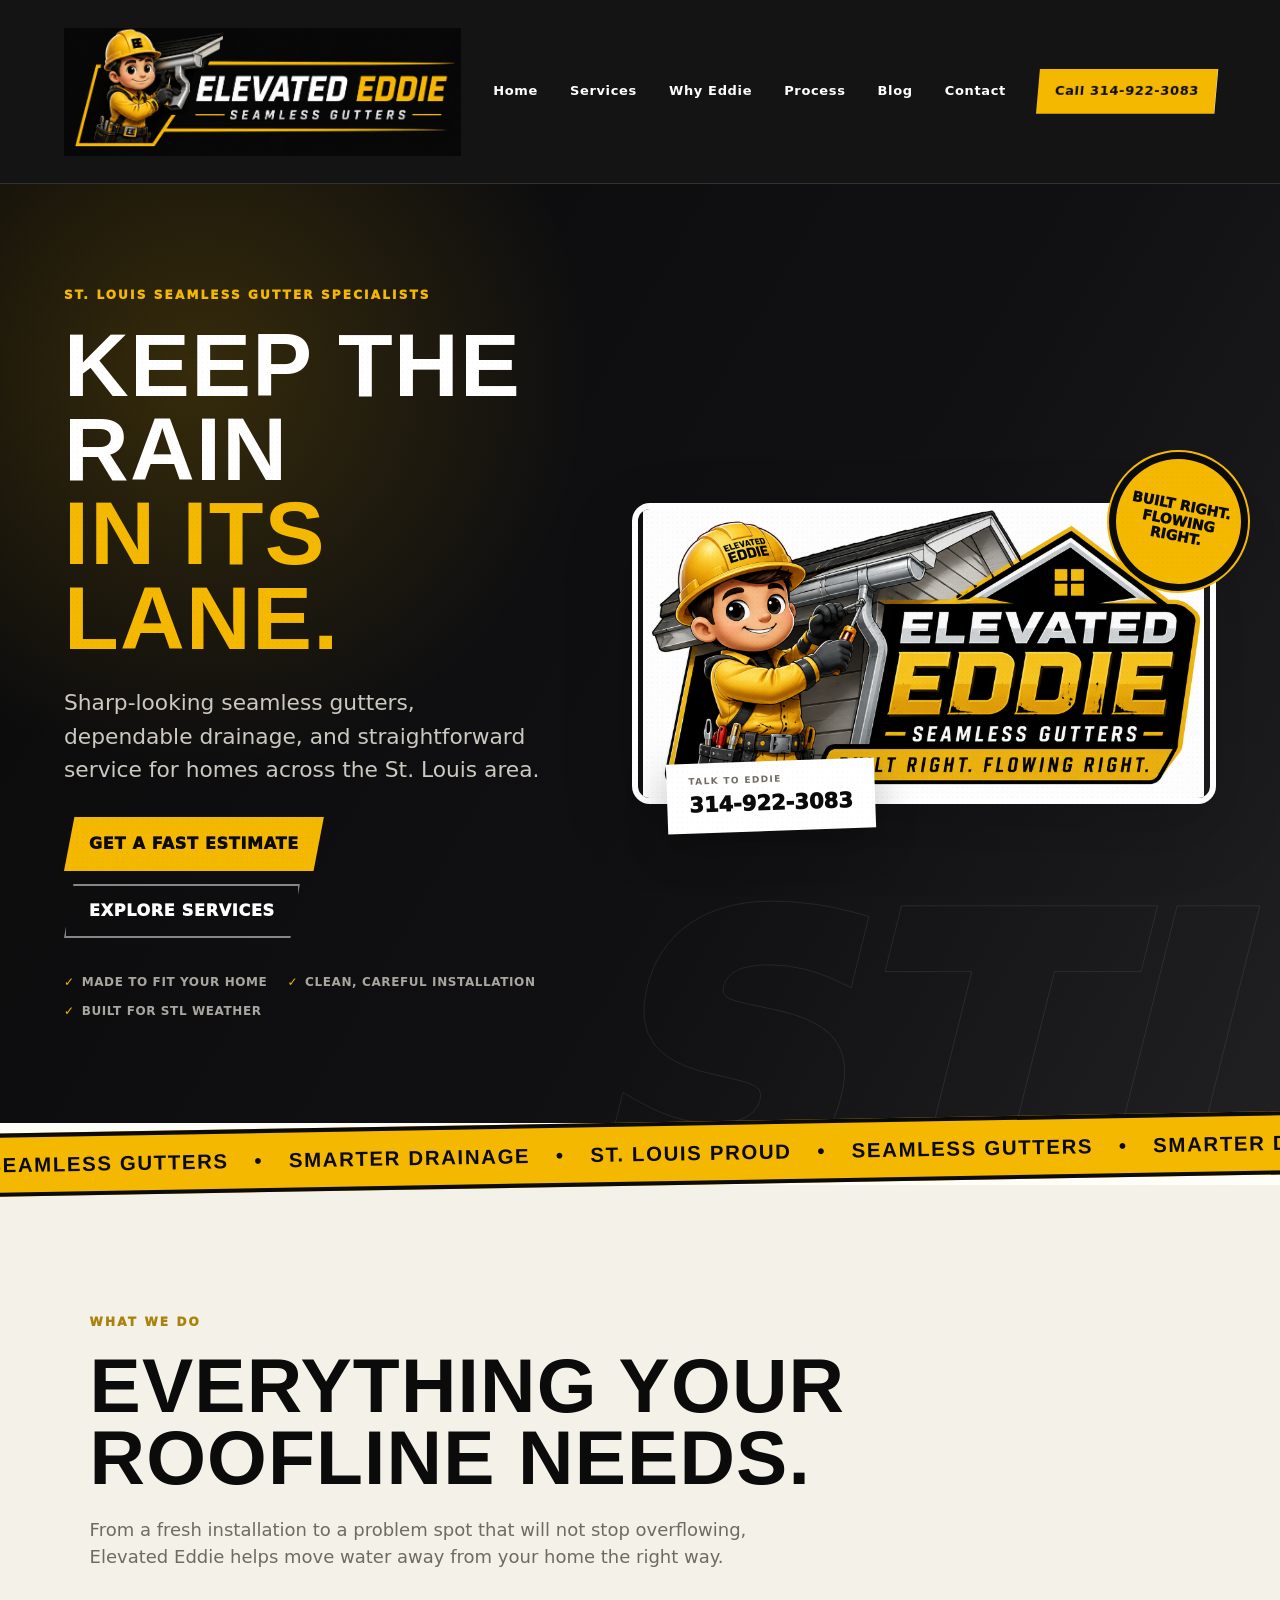
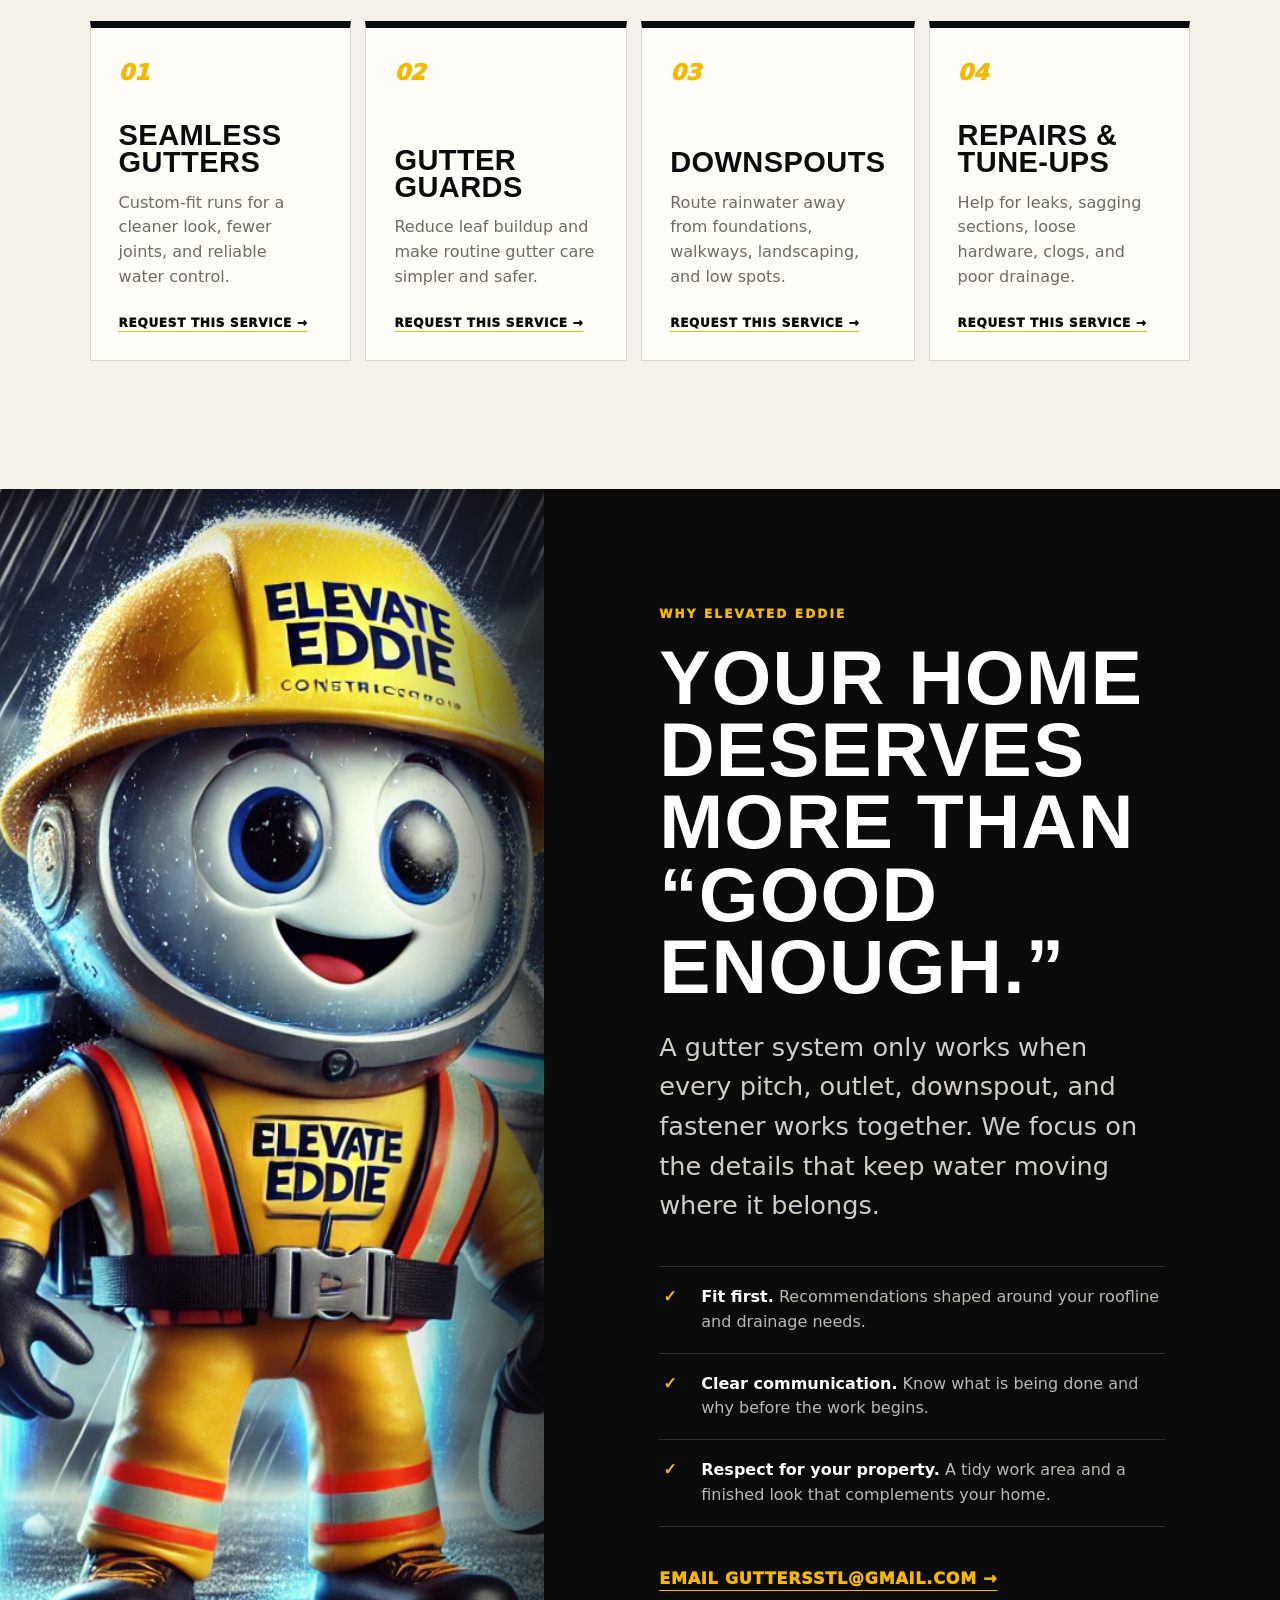
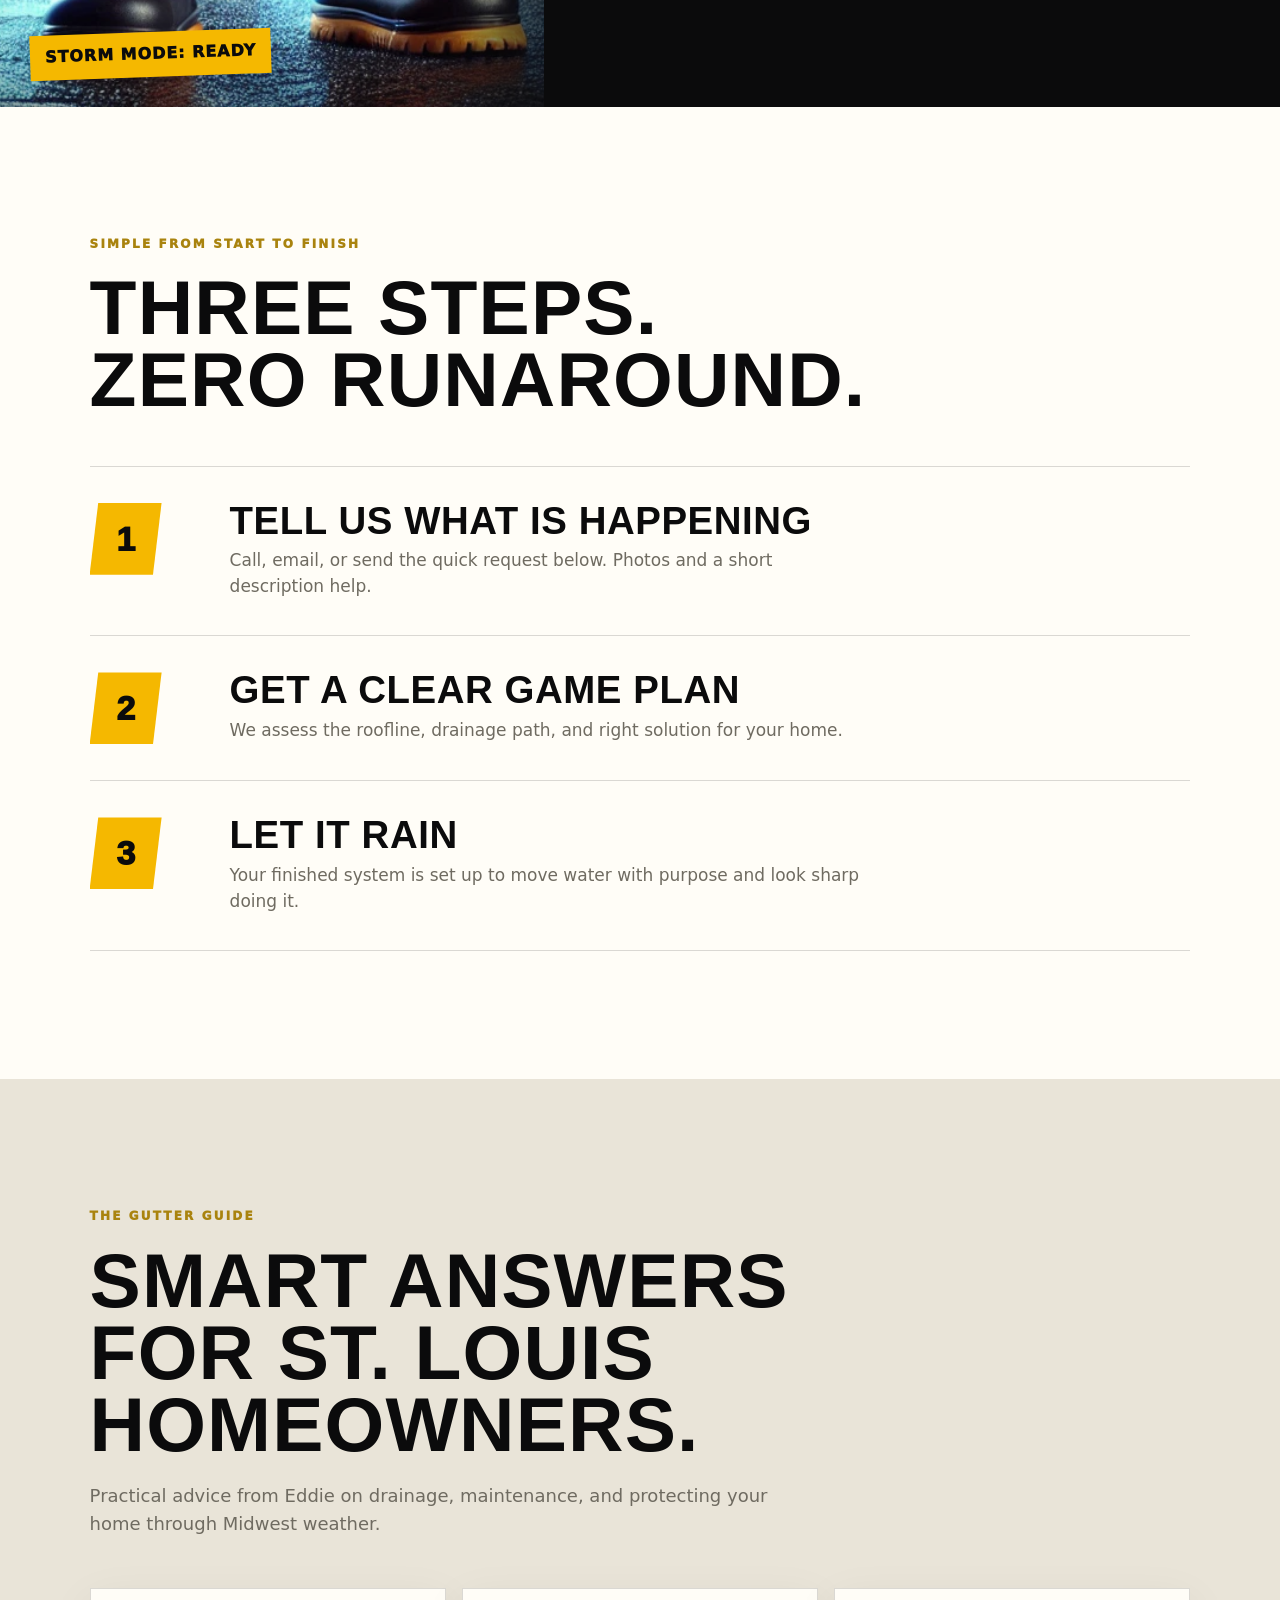
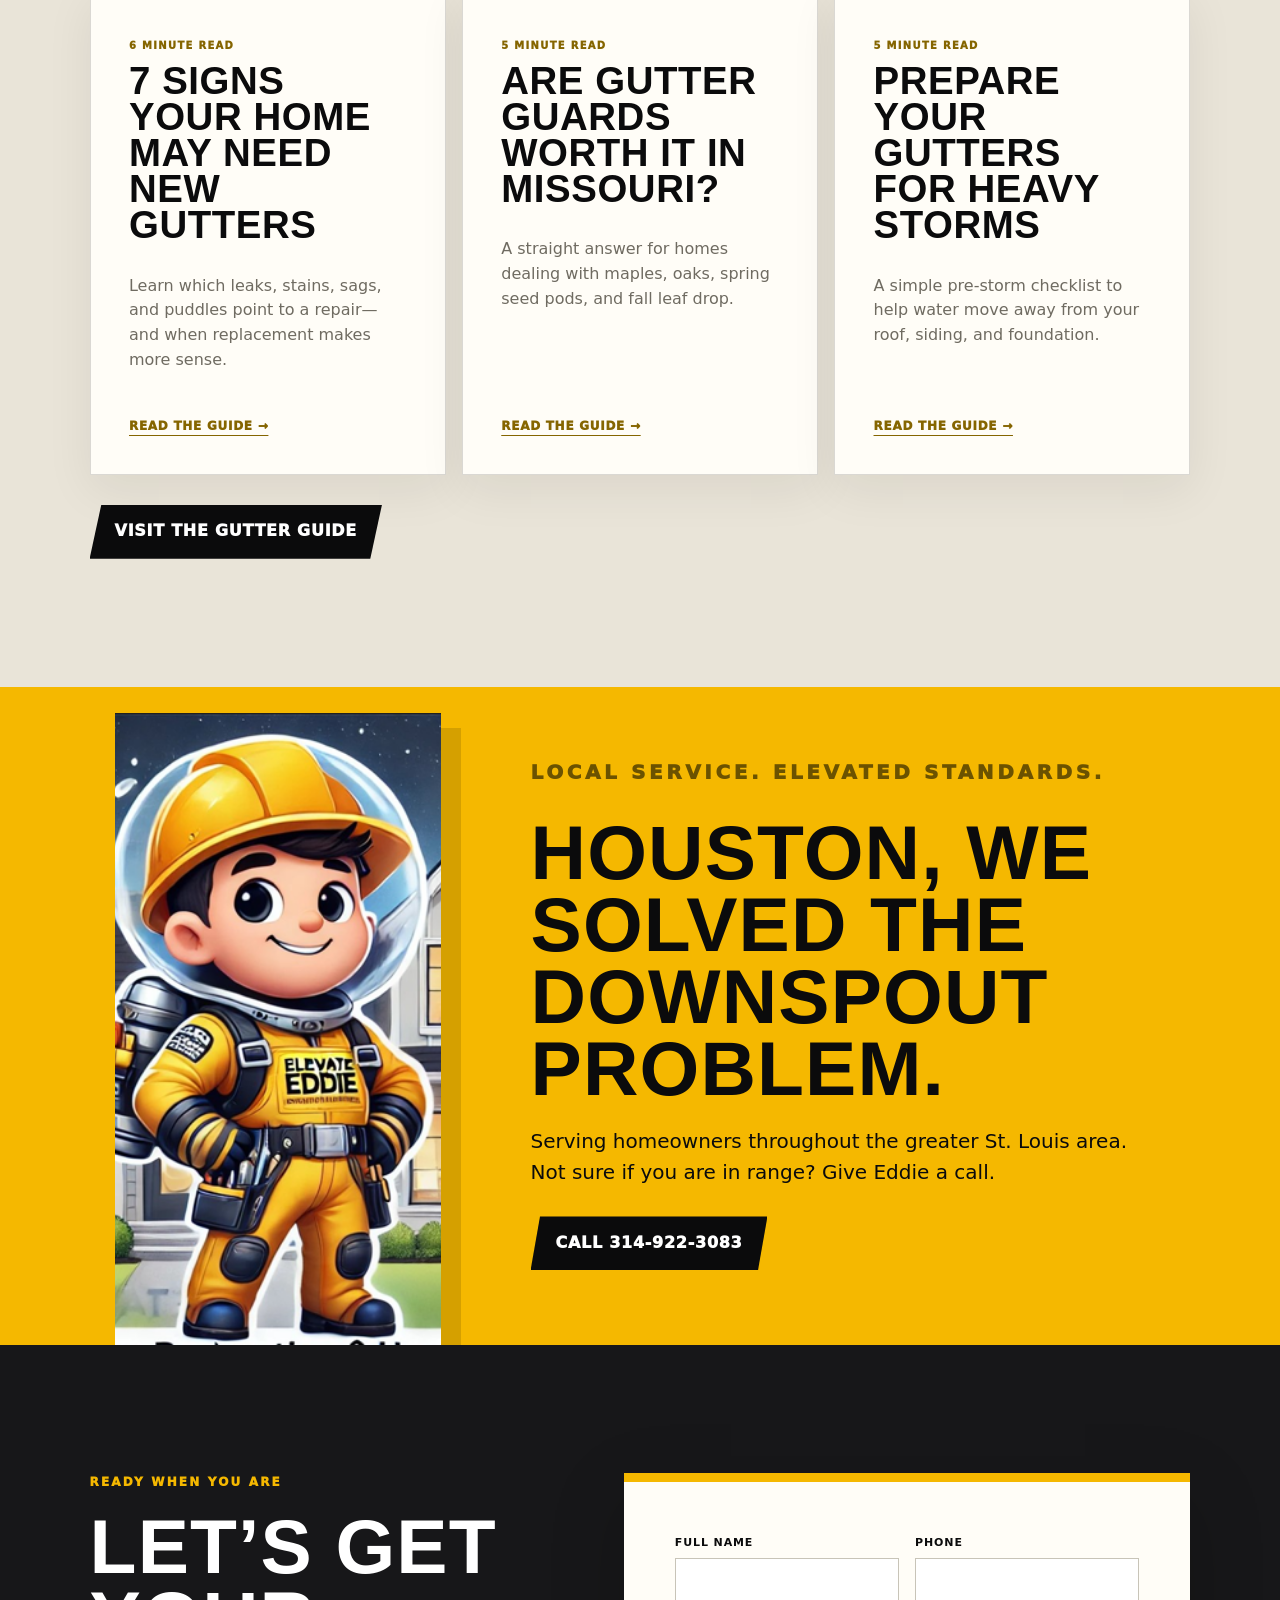
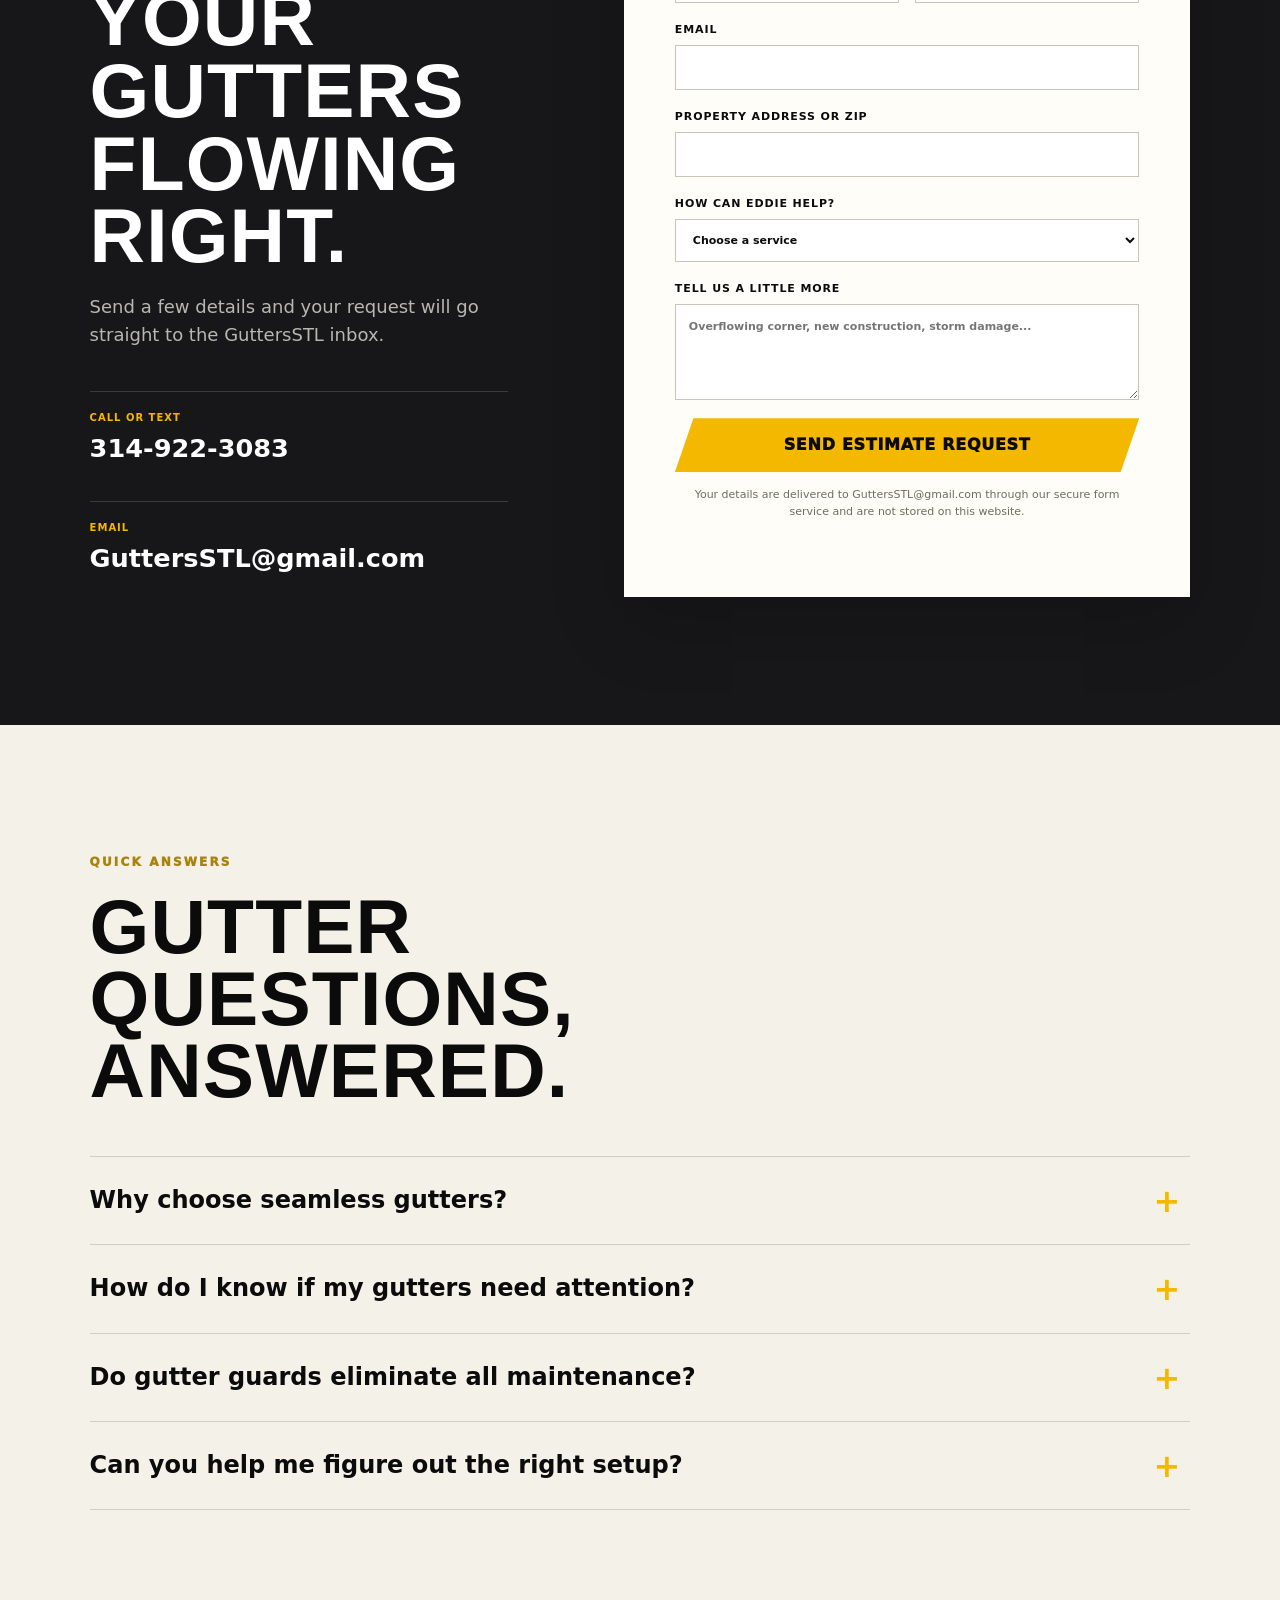
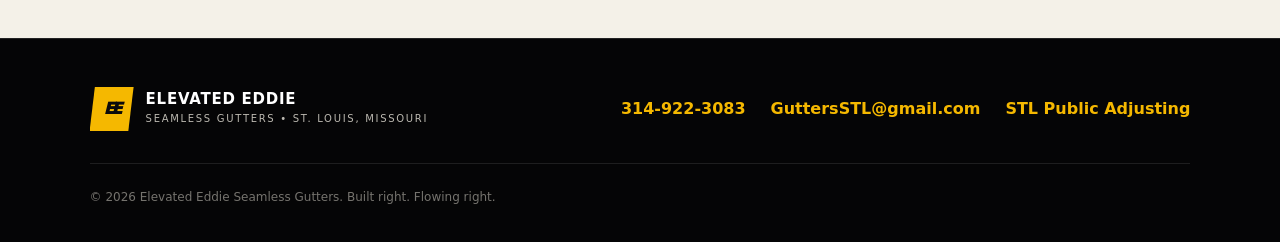
<file: index.html>
<!doctype html>
<html lang="en">
<head>
  <meta charset="utf-8">
  <meta name="viewport" content="width=device-width, initial-scale=1">
  <title>Elevated Eddie Seamless Gutters | GuttersSTL.com</title>
  <meta name="description" content="Seamless gutter installation, gutter guards, downspouts, and gutter repair for homes across the St. Louis area. Call Elevated Eddie at 314-922-3083.">
  <meta name="robots" content="index,follow,max-image-preview:large,max-snippet:-1,max-video-preview:-1">
  <meta name="google-site-verification" content="H0HrFIzUar3SZ1ciNb5UVLpm9YHTpuZA6cPnZcXuHWk">
  <meta name="theme-color" content="#0b0b0c">
  <link rel="canonical" href="https://guttersstl.com/">
  <meta property="og:type" content="website">
  <meta property="og:url" content="https://guttersstl.com/">
  <meta property="og:title" content="Elevated Eddie Seamless Gutters">
  <meta property="og:description" content="Built right. Flowing right. Seamless gutter solutions for the St. Louis area.">
  <meta property="og:image" content="https://guttersstl.com/assets/elevated-eddie-header.png">
  <meta property="og:site_name" content="Elevated Eddie Seamless Gutters">
  <meta name="twitter:card" content="summary_large_image">
  <meta name="twitter:title" content="Elevated Eddie Seamless Gutters | St. Louis">
  <meta name="twitter:description" content="Seamless gutter installation, gutter guards, downspouts, and repair for the St. Louis area.">
  <meta name="twitter:image" content="https://guttersstl.com/assets/elevated-eddie-header.png">
  <link rel="icon" href="assets/eddie-space.png" type="image/png">
  <link rel="stylesheet" href="styles.css">
  <script type="application/ld+json">
    {
      "@context": "https://schema.org",
      "@type": "HomeAndConstructionBusiness",
      "@id": "https://guttersstl.com/#business",
      "name": "Elevated Eddie Seamless Gutters",
      "url": "https://guttersstl.com/",
      "telephone": "+1-314-922-3083",
      "email": "GuttersSTL@gmail.com",
      "image": "https://guttersstl.com/assets/elevated-eddie-logo.png",
      "areaServed": "Greater St. Louis, Missouri",
      "description": "Seamless gutter installation, gutter guards, downspouts, and gutter repair in the St. Louis area.",
      "hasOfferCatalog": {
        "@type": "OfferCatalog",
        "name": "Residential gutter services",
        "itemListElement": [
          {"@type": "Offer", "itemOffered": {"@type": "Service", "name": "Seamless gutter installation"}},
          {"@type": "Offer", "itemOffered": {"@type": "Service", "name": "Gutter repair"}},
          {"@type": "Offer", "itemOffered": {"@type": "Service", "name": "Gutter guards"}},
          {"@type": "Offer", "itemOffered": {"@type": "Service", "name": "Downspout installation"}}
        ]
      }
    }
  </script>
</head>
<body>
  <a class="skip-link" href="#main">Skip to main content</a>

  <header class="site-header" id="top">
    <a class="brand brand-logo" href="#top" aria-label="Elevated Eddie home">
      <img src="assets/elevated-eddie-header.png" alt="Elevated Eddie Seamless Gutters" width="1743" height="904">
    </a>
    <button class="nav-toggle" type="button" aria-expanded="false" aria-controls="site-nav">Menu</button>
    <nav id="site-nav" aria-label="Main navigation">
      <a href="#top">Home</a>
      <a href="#services">Services</a>
      <a href="#difference">Why Eddie</a>
      <a href="#process">Process</a>
      <a href="blog/">Blog</a>
      <a href="#contact">Contact</a>
      <a class="nav-call" href="tel:+13149223083">Call 314-922-3083</a>
    </nav>
  </header>

  <main id="main">
    <section class="hero">
      <div class="hero-copy reveal">
        <p class="eyebrow">St. Louis seamless gutter specialists</p>
        <h1>Keep the rain<br><em>in its lane.</em></h1>
        <p class="hero-lede">Sharp-looking seamless gutters, dependable drainage, and straightforward service for homes across the St. Louis area.</p>
        <div class="hero-actions">
          <a class="button button-primary" href="tel:+13149223083">Get a fast estimate</a>
          <a class="button button-ghost" href="#services">Explore services</a>
        </div>
        <div class="trust-row" aria-label="Service highlights">
          <span>Made to fit your home</span>
          <span>Clean, careful installation</span>
          <span>Built for STL weather</span>
        </div>
      </div>

      <div class="hero-visual reveal">
        <div class="hero-badge">Built right.<br>Flowing right.</div>
        <img src="assets/elevated-eddie-logo.png" alt="Elevated Eddie Seamless Gutters mascot installing a gutter" width="1748" height="868">
        <div class="hero-contact">
          <span>Talk to Eddie</span>
          <a href="tel:+13149223083">314-922-3083</a>
        </div>
      </div>
    </section>

    <section class="marquee" aria-label="Elevated Eddie service promise">
      <div>SEAMLESS GUTTERS <span>•</span> SMARTER DRAINAGE <span>•</span> ST. LOUIS PROUD <span>•</span> SEAMLESS GUTTERS <span>•</span> SMARTER DRAINAGE <span>•</span></div>
    </section>

    <section class="section services" id="services">
      <div class="section-heading reveal">
        <p class="eyebrow">What we do</p>
        <h2>Everything your roofline needs.</h2>
        <p>From a fresh installation to a problem spot that will not stop overflowing, Elevated Eddie helps move water away from your home the right way.</p>
      </div>
      <div class="service-grid">
        <article class="service-card reveal">
          <span class="service-number">01</span>
          <h3>Seamless gutters</h3>
          <p>Custom-fit runs for a cleaner look, fewer joints, and reliable water control.</p>
          <a href="#contact" data-service="Seamless gutter installation">Request this service →</a>
        </article>
        <article class="service-card reveal">
          <span class="service-number">02</span>
          <h3>Gutter guards</h3>
          <p>Reduce leaf buildup and make routine gutter care simpler and safer.</p>
          <a href="#contact" data-service="Gutter guards">Request this service →</a>
        </article>
        <article class="service-card reveal">
          <span class="service-number">03</span>
          <h3>Downspouts</h3>
          <p>Route rainwater away from foundations, walkways, landscaping, and low spots.</p>
          <a href="#contact" data-service="Downspout installation or replacement">Request this service →</a>
        </article>
        <article class="service-card reveal">
          <span class="service-number">04</span>
          <h3>Repairs & tune-ups</h3>
          <p>Help for leaks, sagging sections, loose hardware, clogs, and poor drainage.</p>
          <a href="#contact" data-service="Gutter repair or tune-up">Request this service →</a>
        </article>
      </div>
    </section>

    <section class="storm-section" id="difference">
      <div class="storm-image reveal">
        <img src="assets/eddie-storm.png" alt="Elevated Eddie mascot standing confidently in a St. Louis rainstorm" width="1024" height="1024" loading="lazy">
        <span class="storm-tag">Storm mode: ready</span>
      </div>
      <div class="storm-copy reveal">
        <p class="eyebrow">Why Elevated Eddie</p>
        <h2>Your home deserves more than “good enough.”</h2>
        <p class="large-copy">A gutter system only works when every pitch, outlet, downspout, and fastener works together. We focus on the details that keep water moving where it belongs.</p>
        <ul class="check-list">
          <li><strong>Fit first.</strong> Recommendations shaped around your roofline and drainage needs.</li>
          <li><strong>Clear communication.</strong> Know what is being done and why before the work begins.</li>
          <li><strong>Respect for your property.</strong> A tidy work area and a finished look that complements your home.</li>
        </ul>
        <a class="text-link" href="mailto:GuttersSTL@gmail.com?subject=Elevated%20Eddie%20gutter%20estimate">Email GuttersSTL@gmail.com →</a>
      </div>
    </section>

    <section class="section process" id="process">
      <div class="section-heading reveal">
        <p class="eyebrow">Simple from start to finish</p>
        <h2>Three steps. Zero runaround.</h2>
      </div>
      <ol class="process-list">
        <li class="reveal">
          <span>1</span>
          <div><h3>Tell us what is happening</h3><p>Call, email, or send the quick request below. Photos and a short description help.</p></div>
        </li>
        <li class="reveal">
          <span>2</span>
          <div><h3>Get a clear game plan</h3><p>We assess the roofline, drainage path, and right solution for your home.</p></div>
        </li>
        <li class="reveal">
          <span>3</span>
          <div><h3>Let it rain</h3><p>Your finished system is set up to move water with purpose and look sharp doing it.</p></div>
        </li>
      </ol>
    </section>

    <section class="section home-blog" id="blog">
      <div class="section-heading reveal">
        <p class="eyebrow">The Gutter Guide</p>
        <h2>Smart answers for St. Louis homeowners.</h2>
        <p>Practical advice from Eddie on drainage, maintenance, and protecting your home through Midwest weather.</p>
      </div>
      <div class="blog-card-grid">
        <article class="blog-card reveal">
          <p class="post-meta">6 minute read</p>
          <h3>7 signs your home may need new gutters</h3>
          <p>Learn which leaks, stains, sags, and puddles point to a repair—and when replacement makes more sense.</p>
          <a href="blog/signs-you-need-new-gutters-st-louis.html">Read the guide →</a>
        </article>
        <article class="blog-card reveal">
          <p class="post-meta">5 minute read</p>
          <h3>Are gutter guards worth it in Missouri?</h3>
          <p>A straight answer for homes dealing with maples, oaks, spring seed pods, and fall leaf drop.</p>
          <a href="blog/are-gutter-guards-worth-it-missouri.html">Read the guide →</a>
        </article>
        <article class="blog-card reveal">
          <p class="post-meta">5 minute read</p>
          <h3>Prepare your gutters for heavy storms</h3>
          <p>A simple pre-storm checklist to help water move away from your roof, siding, and foundation.</p>
          <a href="blog/prepare-gutters-for-heavy-storms.html">Read the guide →</a>
        </article>
      </div>
      <a class="button button-dark blog-all-button reveal" href="blog/">Visit the Gutter Guide</a>
    </section>

    <section class="eddie-break">
      <div class="eddie-cutout reveal">
        <img src="assets/eddie-space.png" alt="Elevated Eddie mascot in an astronaut-inspired work suit" width="280" height="499" loading="lazy">
      </div>
      <div class="eddie-break-copy reveal">
        <p class="eyebrow">Local service. Elevated standards.</p>
        <h2>Houston, we solved the downspout problem.</h2>
        <p>Serving homeowners throughout the greater St. Louis area. Not sure if you are in range? Give Eddie a call.</p>
        <a class="button button-dark" href="tel:+13149223083">Call 314-922-3083</a>
      </div>
    </section>

    <section class="section contact-section" id="contact">
      <div class="contact-copy reveal">
        <p class="eyebrow">Ready when you are</p>
        <h2>Let’s get your gutters flowing right.</h2>
        <p>Send a few details and your request will go straight to the GuttersSTL inbox.</p>
        <div class="direct-contact">
          <a href="tel:+13149223083"><span>Call or text</span><strong>314-922-3083</strong></a>
          <a href="mailto:GuttersSTL@gmail.com"><span>Email</span><strong>GuttersSTL@gmail.com</strong></a>
        </div>
      </div>
      <form class="quote-form reveal" id="quote-form" action="https://formsubmit.co/GuttersSTL@gmail.com" method="POST">
        <input type="hidden" name="_subject" value="New GuttersSTL estimate request">
        <input type="hidden" name="_next" value="https://guttersstl.com/thanks.html">
        <input type="hidden" name="_template" value="table">
        <div class="field-row">
          <label>Full name<input type="text" name="name" autocomplete="name" required></label>
          <label>Phone<input type="tel" name="phone" autocomplete="tel" required></label>
        </div>
        <label>Email<input type="email" name="email" autocomplete="email" required></label>
        <label>Property address or ZIP<input type="text" name="location" autocomplete="street-address"></label>
        <label>How can Eddie help?
          <select name="service" required>
            <option value="">Choose a service</option>
            <option>Seamless gutter installation</option>
            <option>Gutter guards</option>
            <option>Downspout installation or replacement</option>
            <option>Gutter repair or tune-up</option>
            <option>Not sure yet</option>
          </select>
        </label>
        <label>Tell us a little more<textarea name="details" rows="4" placeholder="Overflowing corner, new construction, storm damage..."></textarea></label>
        <button class="button button-primary" type="submit">Send estimate request</button>
        <p class="form-note" id="form-note">Your details are delivered to GuttersSTL@gmail.com through our secure form service and are not stored on this website.</p>
      </form>
    </section>

    <section class="section faq" aria-labelledby="faq-title">
      <div class="section-heading reveal">
        <p class="eyebrow">Quick answers</p>
        <h2 id="faq-title">Gutter questions, answered.</h2>
      </div>
      <div class="faq-list">
        <details class="reveal"><summary>Why choose seamless gutters?</summary><p>They are formed in long custom-fit runs, which means fewer joints than sectional systems and a clean, tailored appearance.</p></details>
        <details class="reveal"><summary>How do I know if my gutters need attention?</summary><p>Overflowing water, sagging sections, peeling paint, pooling near the foundation, detached fasteners, or visible leaks are all good reasons to call.</p></details>
        <details class="reveal"><summary>Do gutter guards eliminate all maintenance?</summary><p>No system is completely maintenance-free, but the right guard can significantly reduce large debris buildup and make upkeep easier.</p></details>
        <details class="reveal"><summary>Can you help me figure out the right setup?</summary><p>Yes. Start with a call or estimate request and describe what you are seeing. We will help narrow down the right next step.</p></details>
      </div>
    </section>
  </main>

  <footer>
    <div class="footer-brand">
      <span class="brand-mark">EE</span>
      <div><strong>Elevated Eddie</strong><small>Seamless Gutters • St. Louis, Missouri</small></div>
    </div>
    <div class="footer-links">
      <a href="tel:+13149223083">314-922-3083</a>
      <a href="mailto:GuttersSTL@gmail.com">GuttersSTL@gmail.com</a>
      <a href="https://stlpublicadjusting.com/" target="_blank" rel="noopener" aria-label="Visit STL Public Adjusting (opens in a new tab)">STL Public Adjusting</a>
    </div>
    <p>© <span id="year"></span> Elevated Eddie Seamless Gutters. Built right. Flowing right.</p>
  </footer>

  <div class="mobile-bar" aria-label="Quick contact">
    <a href="tel:+13149223083">Call Eddie</a>
    <a href="#contact">Get estimate</a>
  </div>

  <script src="script.js"></script>
</body>
</html>
</file>
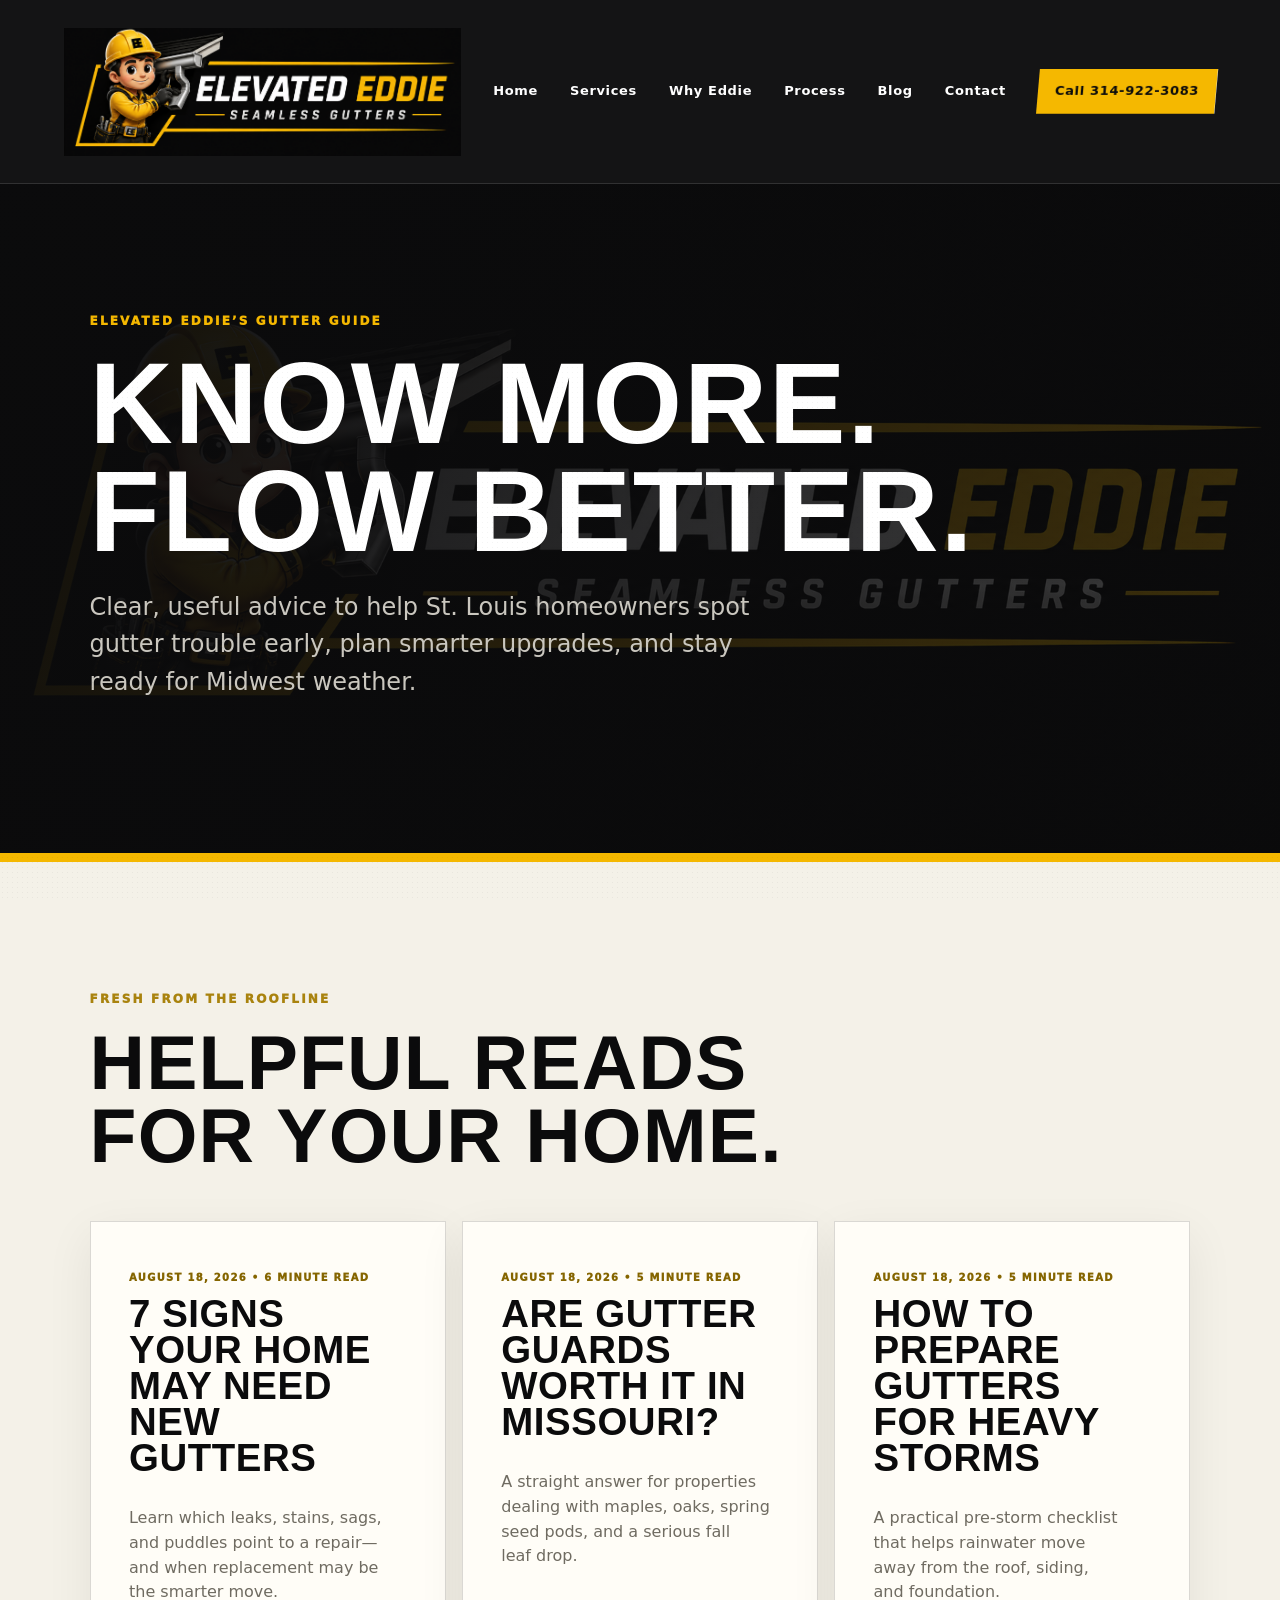
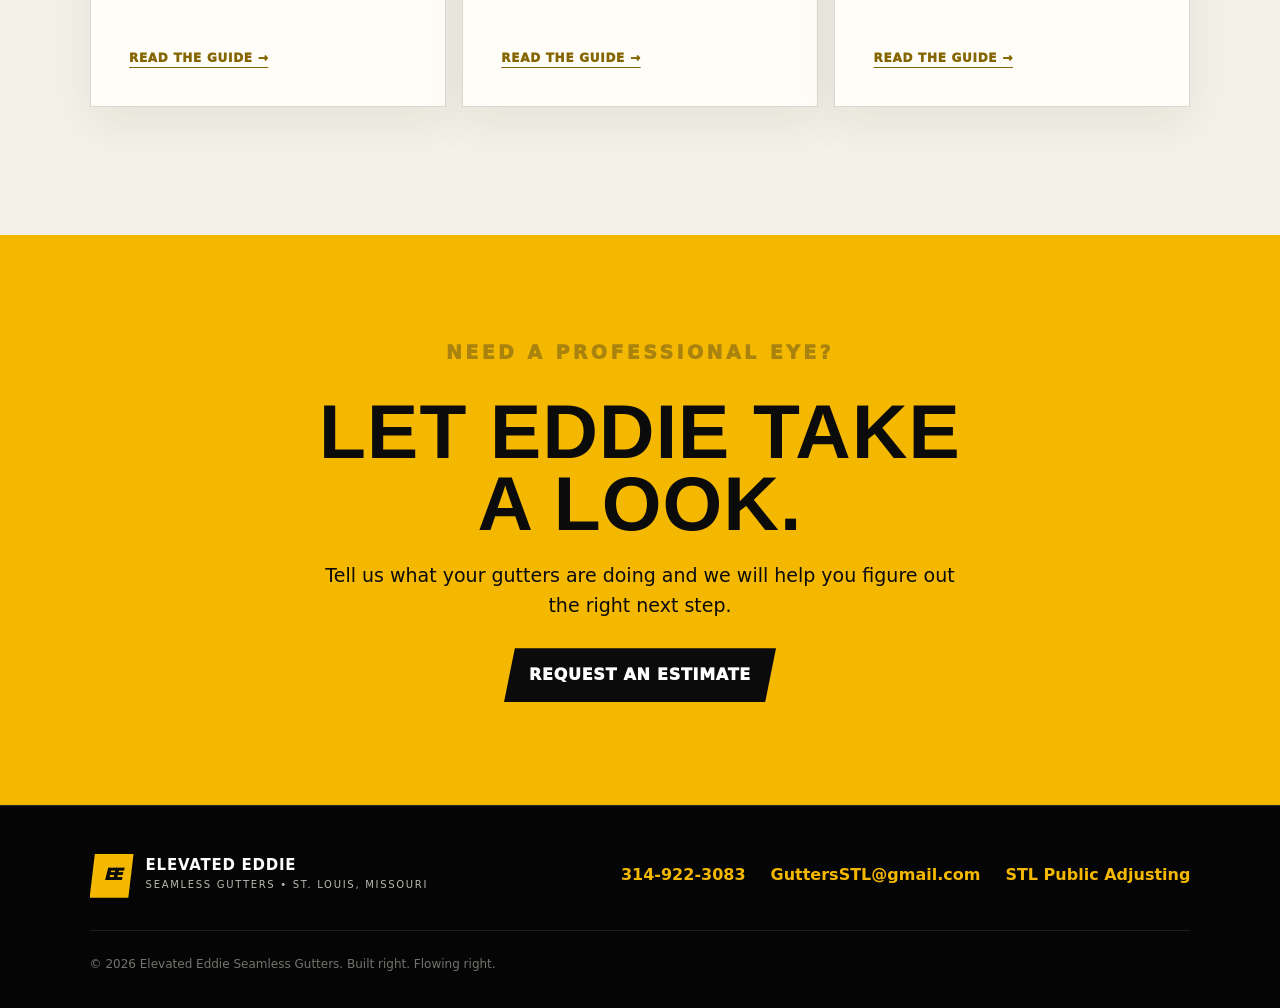
<file: blog/index.html>
<!doctype html>
<html lang="en">
<head>
  <meta charset="utf-8">
  <meta name="viewport" content="width=device-width, initial-scale=1">
  <title>The Gutter Guide | Elevated Eddie Seamless Gutters</title>
  <meta name="description" content="Straightforward gutter advice for St. Louis homeowners: maintenance, gutter guards, storm preparation, drainage, and replacement signs.">
  <meta name="robots" content="index,follow,max-image-preview:large,max-snippet:-1,max-video-preview:-1">
  <meta name="theme-color" content="#0b0b0c">
  <link rel="canonical" href="https://guttersstl.com/blog/">
  <meta property="og:type" content="website">
  <meta property="og:url" content="https://guttersstl.com/blog/">
  <meta property="og:title" content="The Gutter Guide | Elevated Eddie">
  <meta property="og:description" content="Practical gutter advice for St. Louis homeowners.">
  <meta property="og:image" content="https://guttersstl.com/assets/elevated-eddie-header.png">
  <meta property="og:site_name" content="Elevated Eddie Seamless Gutters">
  <meta name="twitter:card" content="summary_large_image">
  <meta name="twitter:title" content="The Gutter Guide | Elevated Eddie">
  <meta name="twitter:description" content="Practical gutter maintenance, protection, storm, and replacement advice for St. Louis homeowners.">
  <meta name="twitter:image" content="https://guttersstl.com/assets/elevated-eddie-header.png">
  <link rel="icon" href="../assets/eddie-space.png" type="image/png">
  <link rel="stylesheet" href="../styles.css">
</head>
<body>
  <a class="skip-link" href="#main">Skip to main content</a>
  <header class="site-header" id="top">
    <a class="brand brand-logo" href="../" aria-label="Elevated Eddie home">
      <img src="../assets/elevated-eddie-header.png" alt="Elevated Eddie Seamless Gutters" width="1743" height="904">
    </a>
    <button class="nav-toggle" type="button" aria-expanded="false" aria-controls="site-nav">Menu</button>
    <nav id="site-nav" aria-label="Main navigation">
      <a href="../#top">Home</a>
      <a href="../#services">Services</a>
      <a href="../#difference">Why Eddie</a>
      <a href="../#process">Process</a>
      <a href="./" aria-current="page">Blog</a>
      <a href="../#contact">Contact</a>
      <a class="nav-call" href="tel:+13149223083">Call 314-922-3083</a>
    </nav>
  </header>

  <main id="main">
    <section class="blog-hero">
      <p class="eyebrow">Elevated Eddie’s Gutter Guide</p>
      <h1>Know more.<br>Flow better.</h1>
      <p>Clear, useful advice to help St. Louis homeowners spot gutter trouble early, plan smarter upgrades, and stay ready for Midwest weather.</p>
    </section>

    <section class="section blog-index">
      <div class="section-heading reveal">
        <p class="eyebrow">Fresh from the roofline</p>
        <h2>Helpful reads for your home.</h2>
      </div>
      <div class="blog-card-grid">
        <article class="blog-card reveal">
          <p class="post-meta">August 18, 2026 • 6 minute read</p>
          <h3>7 signs your home may need new gutters</h3>
          <p>Learn which leaks, stains, sags, and puddles point to a repair—and when replacement may be the smarter move.</p>
          <a href="signs-you-need-new-gutters-st-louis.html">Read the guide →</a>
        </article>
        <article class="blog-card reveal">
          <p class="post-meta">August 18, 2026 • 5 minute read</p>
          <h3>Are gutter guards worth it in Missouri?</h3>
          <p>A straight answer for properties dealing with maples, oaks, spring seed pods, and a serious fall leaf drop.</p>
          <a href="are-gutter-guards-worth-it-missouri.html">Read the guide →</a>
        </article>
        <article class="blog-card reveal">
          <p class="post-meta">August 18, 2026 • 5 minute read</p>
          <h3>How to prepare gutters for heavy storms</h3>
          <p>A practical pre-storm checklist that helps rainwater move away from the roof, siding, and foundation.</p>
          <a href="prepare-gutters-for-heavy-storms.html">Read the guide →</a>
        </article>
      </div>
    </section>

    <section class="blog-cta">
      <p class="eyebrow">Need a professional eye?</p>
      <h2>Let Eddie take a look.</h2>
      <p>Tell us what your gutters are doing and we will help you figure out the right next step.</p>
      <a class="button button-dark" href="../#contact">Request an estimate</a>
    </section>
  </main>

  <footer>
    <div class="footer-brand"><span class="brand-mark">EE</span><div><strong>Elevated Eddie</strong><small>Seamless Gutters • St. Louis, Missouri</small></div></div>
    <div class="footer-links"><a href="tel:+13149223083">314-922-3083</a><a href="mailto:GuttersSTL@gmail.com">GuttersSTL@gmail.com</a><a href="https://stlpublicadjusting.com/" target="_blank" rel="noopener" aria-label="Visit STL Public Adjusting (opens in a new tab)">STL Public Adjusting</a></div>
    <p>© <span id="year"></span> Elevated Eddie Seamless Gutters. Built right. Flowing right.</p>
  </footer>
  <div class="mobile-bar" aria-label="Quick contact"><a href="tel:+13149223083">Call Eddie</a><a href="../#contact">Get estimate</a></div>
  <script src="../script.js"></script>
</body>
</html>
</file>
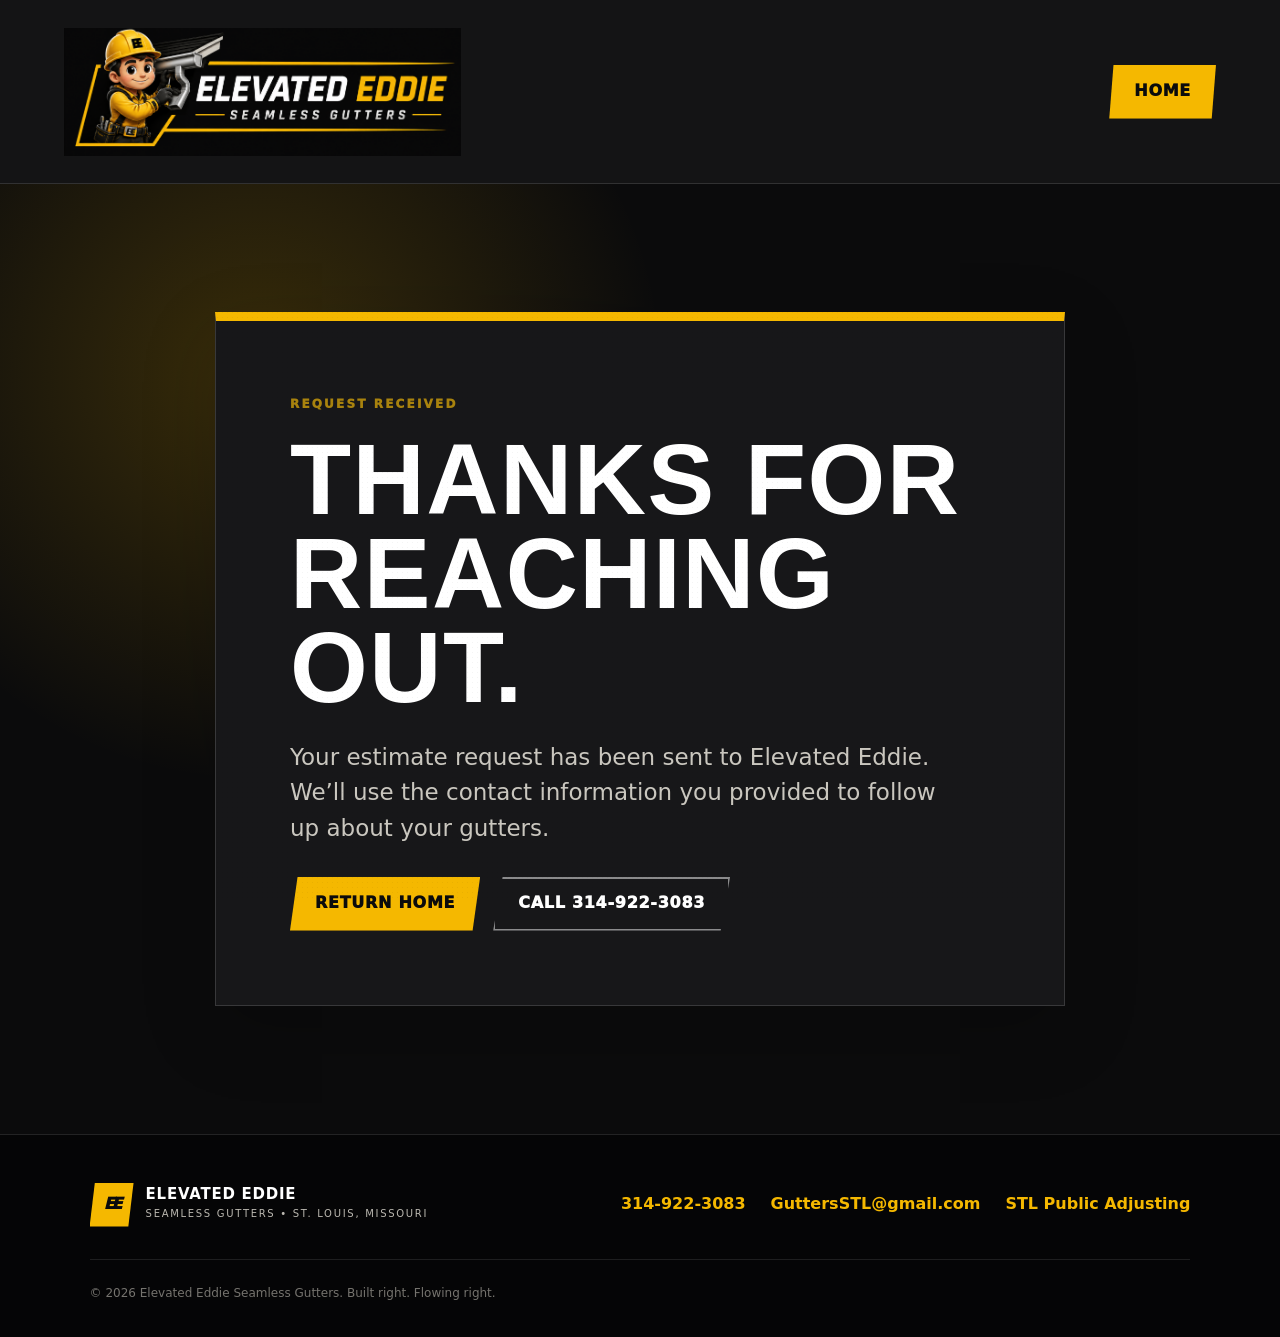
<file: thanks.html>
<!doctype html>
<html lang="en">
<head>
  <meta charset="utf-8">
  <meta name="viewport" content="width=device-width, initial-scale=1">
  <title>Request Sent | Elevated Eddie Seamless Gutters</title>
  <meta name="description" content="Your estimate request was sent to Elevated Eddie Seamless Gutters.">
  <meta name="robots" content="noindex,follow">
  <meta name="theme-color" content="#0b0b0c">
  <link rel="icon" href="assets/eddie-space.png" type="image/png">
  <link rel="stylesheet" href="styles.css">
</head>
<body>
  <header class="site-header thank-you-header" id="top">
    <a class="brand brand-logo" href="./" aria-label="Elevated Eddie home">
      <img src="assets/elevated-eddie-header.png" alt="Elevated Eddie Seamless Gutters" width="1743" height="904">
    </a>
    <a class="button button-primary" href="./">Home</a>
  </header>

  <main class="thank-you-page" id="main">
    <section class="thank-you-card">
      <p class="eyebrow">Request received</p>
      <h1>Thanks for reaching out.</h1>
      <p>Your estimate request has been sent to Elevated Eddie. We’ll use the contact information you provided to follow up about your gutters.</p>
      <div class="hero-actions">
        <a class="button button-primary" href="./">Return home</a>
        <a class="button button-ghost" href="tel:+13149223083">Call 314-922-3083</a>
      </div>
    </section>
  </main>

  <footer>
    <div class="footer-brand"><span class="brand-mark">EE</span><div><strong>Elevated Eddie</strong><small>Seamless Gutters • St. Louis, Missouri</small></div></div>
    <div class="footer-links"><a href="tel:+13149223083">314-922-3083</a><a href="mailto:GuttersSTL@gmail.com">GuttersSTL@gmail.com</a><a href="https://stlpublicadjusting.com/" target="_blank" rel="noopener" aria-label="Visit STL Public Adjusting (opens in a new tab)">STL Public Adjusting</a></div>
    <p>© <span id="year"></span> Elevated Eddie Seamless Gutters. Built right. Flowing right.</p>
  </footer>
  <script src="script.js"></script>
</body>
</html>
</file>
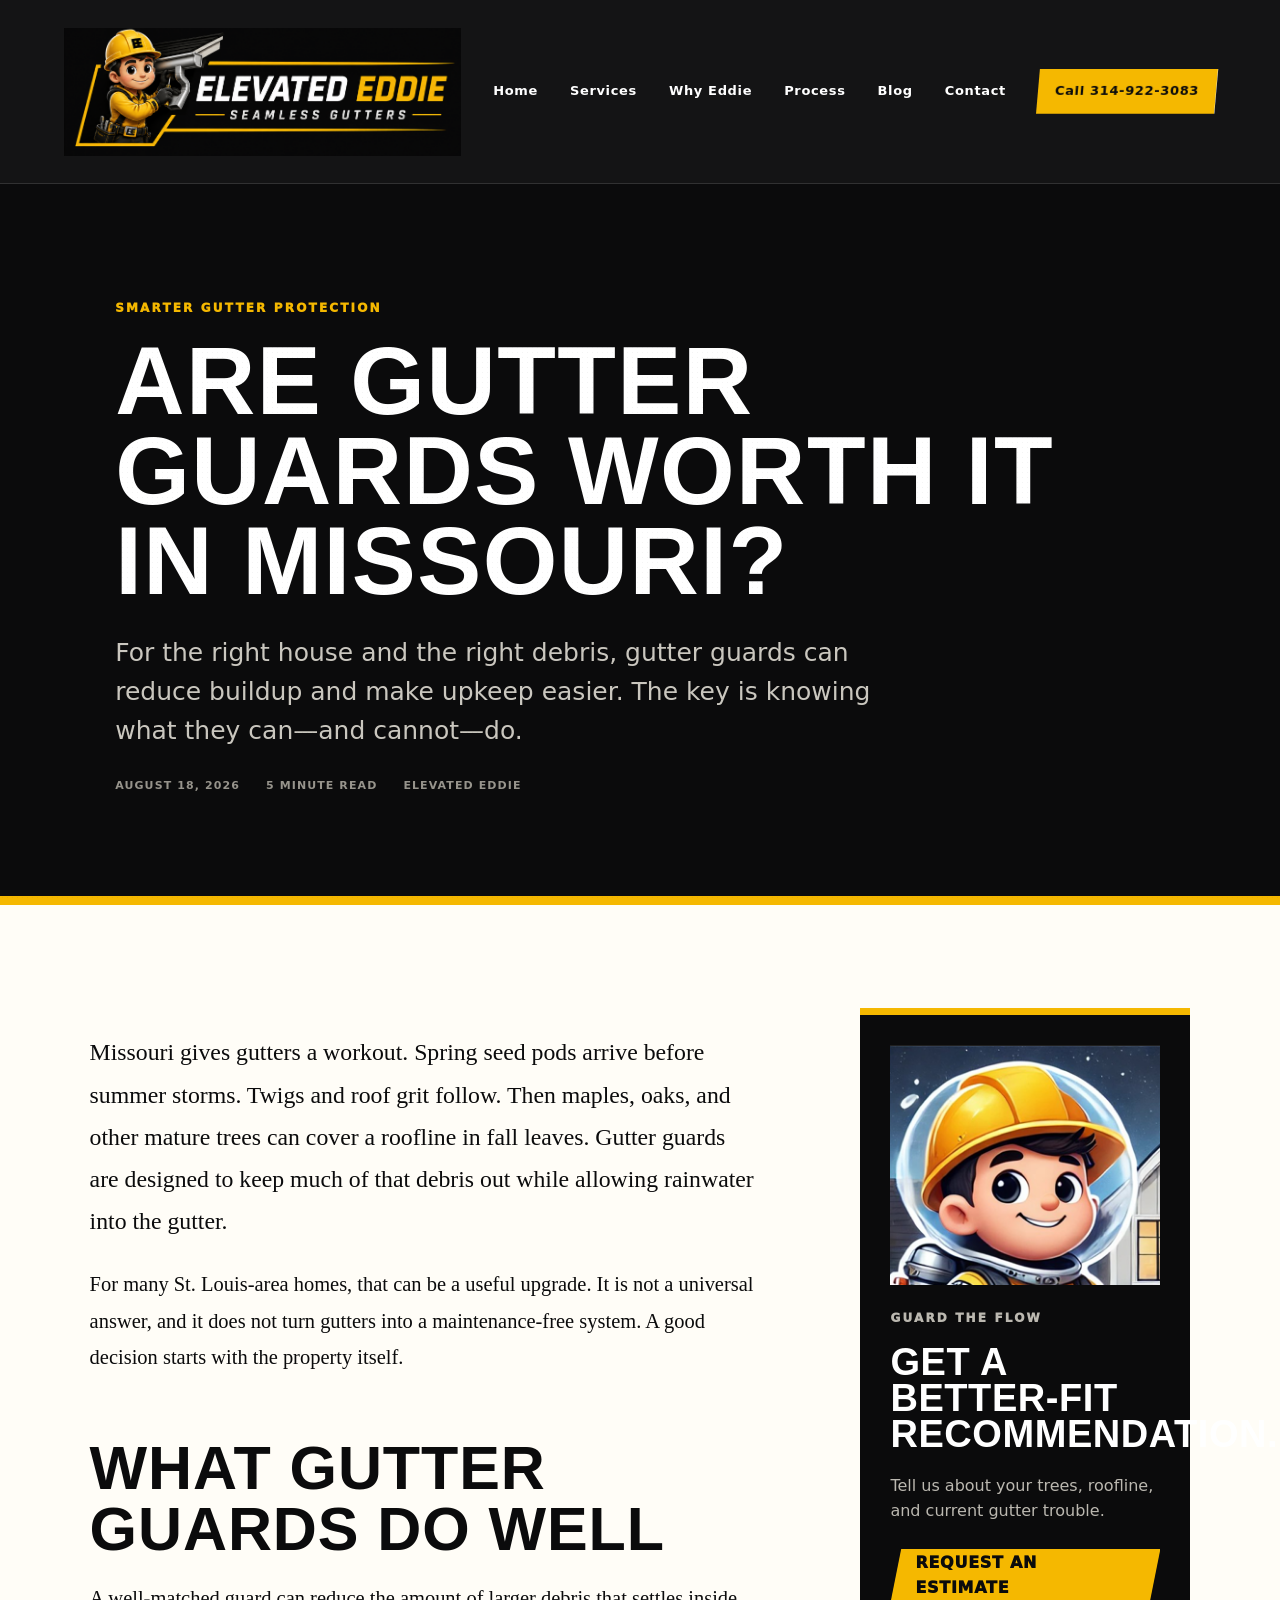
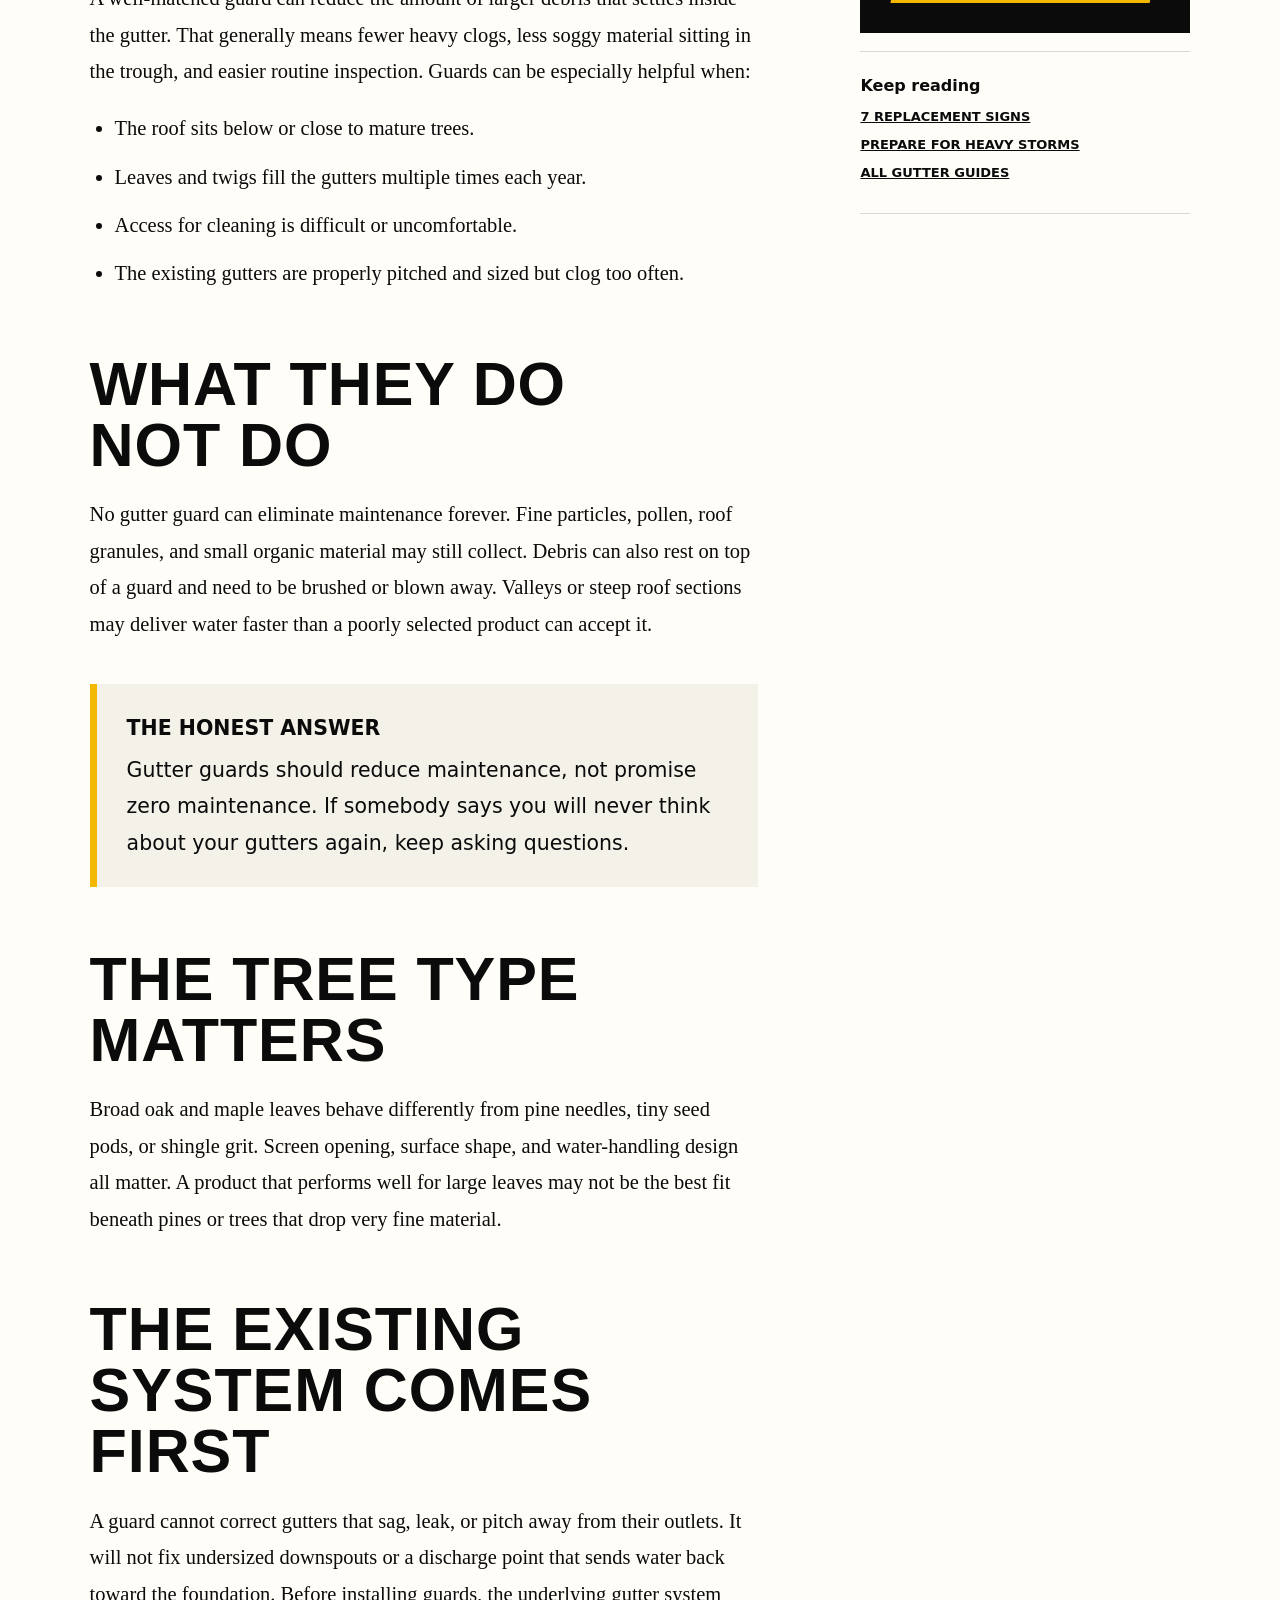
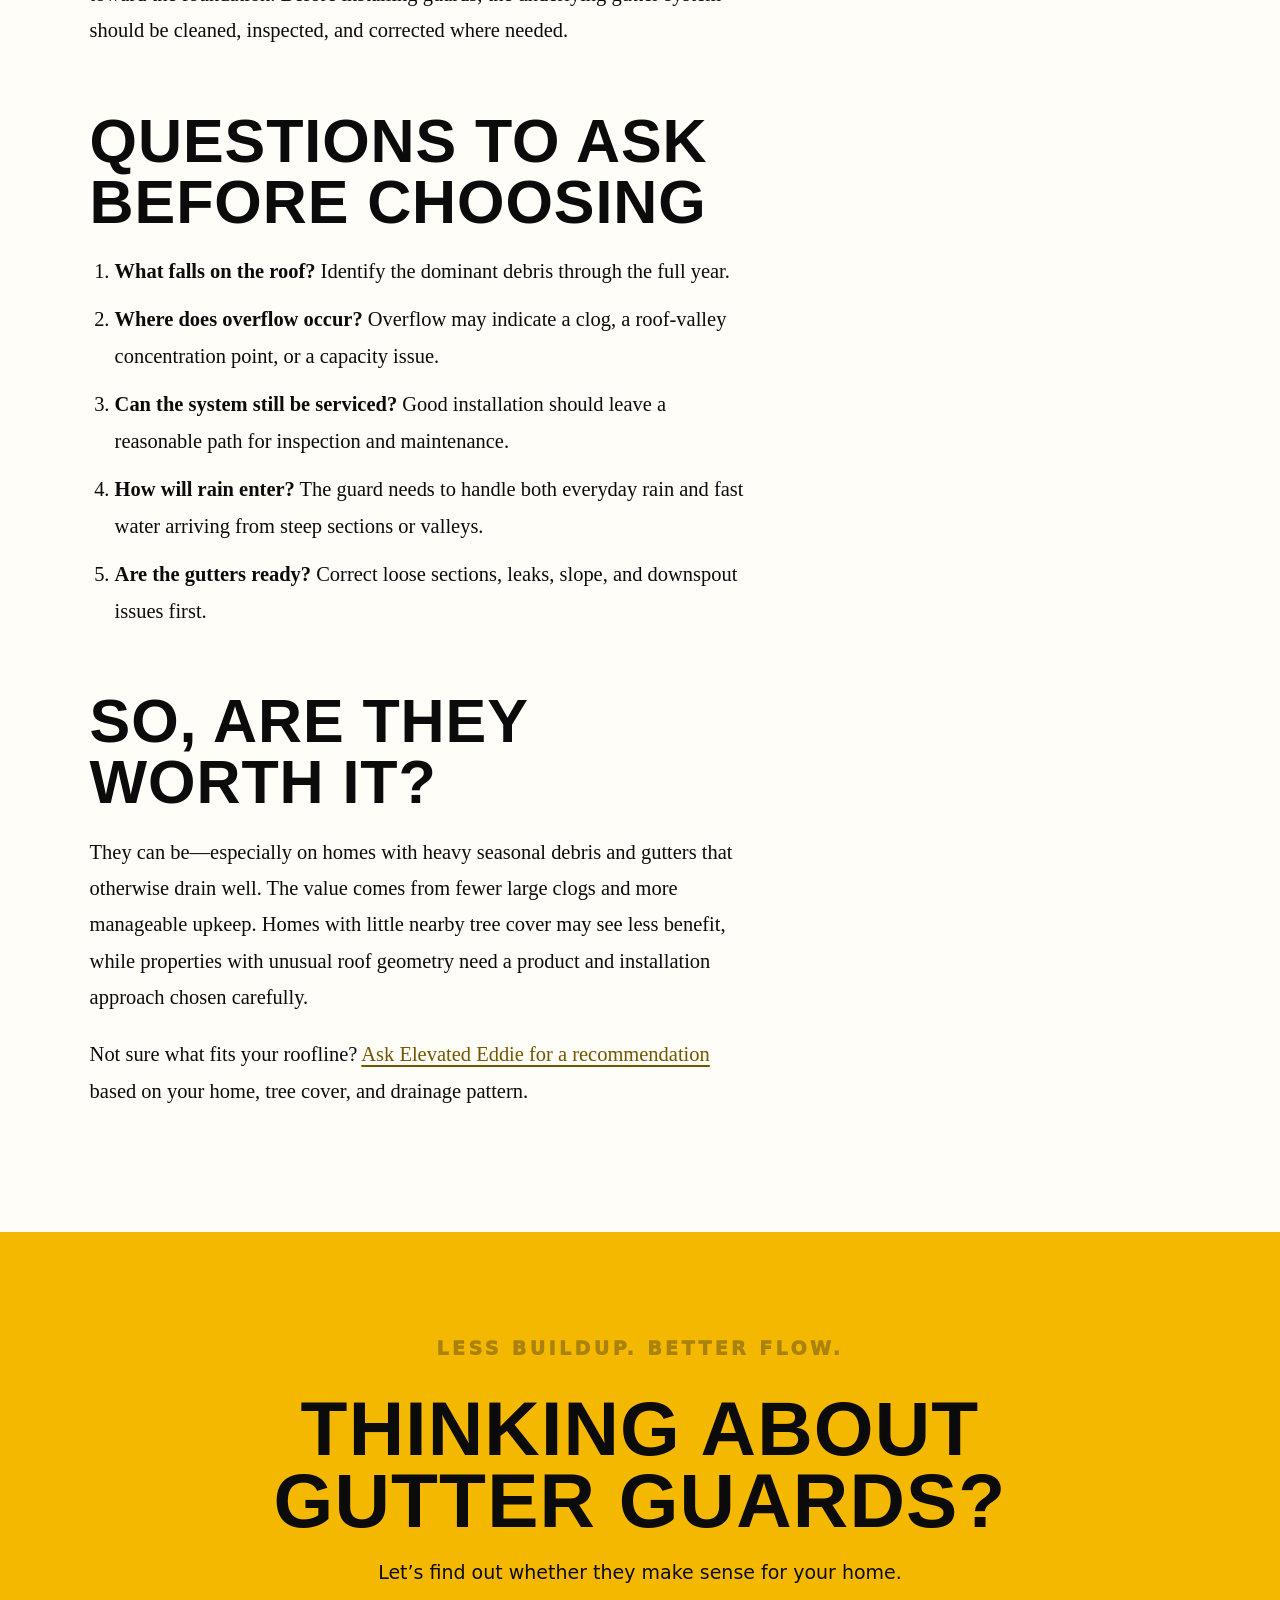
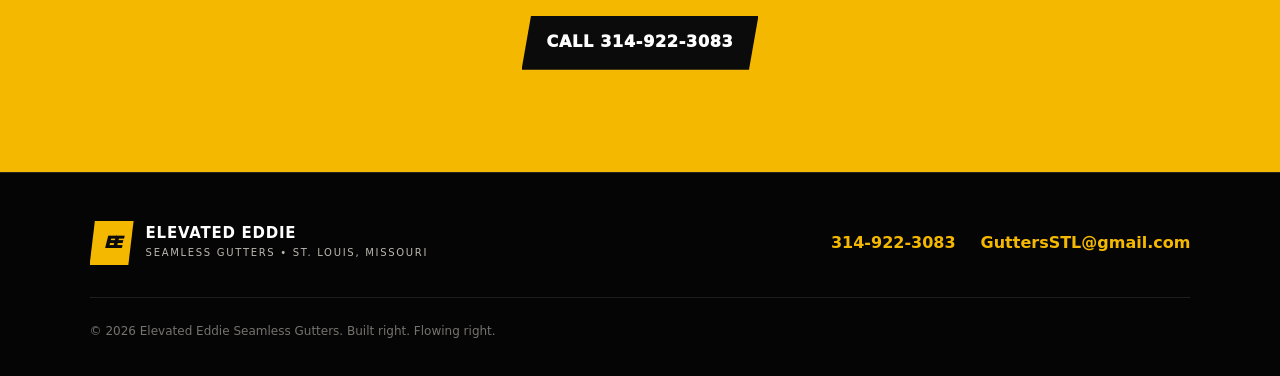
<file: blog/are-gutter-guards-worth-it-missouri.html>
<!doctype html>
<html lang="en">
<head>
  <meta charset="utf-8"><meta name="viewport" content="width=device-width, initial-scale=1">
  <title>Are Gutter Guards Worth It in Missouri? | Elevated Eddie</title>
  <meta name="description" content="A practical guide to gutter guards for Missouri homes, including benefits, limits, tree coverage, maintenance, and choosing the right setup.">
  <meta name="robots" content="index,follow,max-image-preview:large,max-snippet:-1,max-video-preview:-1">
  <meta name="theme-color" content="#0b0b0c"><link rel="canonical" href="https://guttersstl.com/blog/are-gutter-guards-worth-it-missouri.html">
  <meta property="og:type" content="article"><meta property="og:url" content="https://guttersstl.com/blog/are-gutter-guards-worth-it-missouri.html"><meta property="og:title" content="Are Gutter Guards Worth It in Missouri?"><meta property="og:description" content="What St. Louis homeowners should know before adding gutter protection."><meta property="og:image" content="https://guttersstl.com/assets/elevated-eddie-logo.png"><meta property="og:site_name" content="Elevated Eddie Seamless Gutters"><meta name="twitter:card" content="summary_large_image"><meta name="twitter:title" content="Are Gutter Guards Worth It in Missouri?"><meta name="twitter:description" content="Benefits, limitations, maintenance, and choosing gutter protection for Missouri homes."><meta name="twitter:image" content="https://guttersstl.com/assets/elevated-eddie-logo.png">
  <link rel="icon" href="../assets/eddie-space.png" type="image/png"><link rel="stylesheet" href="../styles.css">
  <script type="application/ld+json">{"@context":"https://schema.org","@type":"BlogPosting","headline":"Are Gutter Guards Worth It in Missouri?","datePublished":"2026-08-18","dateModified":"2026-08-18","image":"https://guttersstl.com/assets/elevated-eddie-logo.png","author":{"@type":"Organization","name":"Elevated Eddie Seamless Gutters","url":"https://guttersstl.com/"},"publisher":{"@type":"Organization","name":"Elevated Eddie Seamless Gutters","logo":{"@type":"ImageObject","url":"https://guttersstl.com/assets/elevated-eddie-header.png"}},"mainEntityOfPage":"https://guttersstl.com/blog/are-gutter-guards-worth-it-missouri.html","description":"A practical guide to gutter guards for Missouri homes."}</script>
</head>
<body>
  <a class="skip-link" href="#main">Skip to main content</a>
  <header class="site-header" id="top"><a class="brand brand-logo" href="../" aria-label="Elevated Eddie home"><img src="../assets/elevated-eddie-header.png" alt="Elevated Eddie Seamless Gutters" width="1743" height="904"></a><button class="nav-toggle" type="button" aria-expanded="false" aria-controls="site-nav">Menu</button><nav id="site-nav" aria-label="Main navigation"><a href="../#top">Home</a><a href="../#services">Services</a><a href="../#difference">Why Eddie</a><a href="../#process">Process</a><a href="./">Blog</a><a href="../#contact">Contact</a><a class="nav-call" href="tel:+13149223083">Call 314-922-3083</a></nav></header>
  <main id="main">
    <header class="article-hero">
      <p class="eyebrow">Smarter gutter protection</p><h1>Are gutter guards worth it in Missouri?</h1>
      <p class="article-deck">For the right house and the right debris, gutter guards can reduce buildup and make upkeep easier. The key is knowing what they can—and cannot—do.</p>
      <div class="article-meta"><span>August 18, 2026</span><span>5 minute read</span><span>Elevated Eddie</span></div>
    </header>
    <div class="article-layout">
      <article class="article-body">
        <p>Missouri gives gutters a workout. Spring seed pods arrive before summer storms. Twigs and roof grit follow. Then maples, oaks, and other mature trees can cover a roofline in fall leaves. Gutter guards are designed to keep much of that debris out while allowing rainwater into the gutter.</p>
        <p>For many St. Louis-area homes, that can be a useful upgrade. It is not a universal answer, and it does not turn gutters into a maintenance-free system. A good decision starts with the property itself.</p>

        <h2>What gutter guards do well</h2>
        <p>A well-matched guard can reduce the amount of larger debris that settles inside the gutter. That generally means fewer heavy clogs, less soggy material sitting in the trough, and easier routine inspection. Guards can be especially helpful when:</p>
        <ul><li>The roof sits below or close to mature trees.</li><li>Leaves and twigs fill the gutters multiple times each year.</li><li>Access for cleaning is difficult or uncomfortable.</li><li>The existing gutters are properly pitched and sized but clog too often.</li></ul>

        <h2>What they do not do</h2>
        <p>No gutter guard can eliminate maintenance forever. Fine particles, pollen, roof granules, and small organic material may still collect. Debris can also rest on top of a guard and need to be brushed or blown away. Valleys or steep roof sections may deliver water faster than a poorly selected product can accept it.</p>
        <div class="article-callout"><strong>The honest answer</strong>Gutter guards should reduce maintenance, not promise zero maintenance. If somebody says you will never think about your gutters again, keep asking questions.</div>

        <h2>The tree type matters</h2>
        <p>Broad oak and maple leaves behave differently from pine needles, tiny seed pods, or shingle grit. Screen opening, surface shape, and water-handling design all matter. A product that performs well for large leaves may not be the best fit beneath pines or trees that drop very fine material.</p>

        <h2>The existing system comes first</h2>
        <p>A guard cannot correct gutters that sag, leak, or pitch away from their outlets. It will not fix undersized downspouts or a discharge point that sends water back toward the foundation. Before installing guards, the underlying gutter system should be cleaned, inspected, and corrected where needed.</p>

        <h2>Questions to ask before choosing</h2>
        <ol><li><strong>What falls on the roof?</strong> Identify the dominant debris through the full year.</li><li><strong>Where does overflow occur?</strong> Overflow may indicate a clog, a roof-valley concentration point, or a capacity issue.</li><li><strong>Can the system still be serviced?</strong> Good installation should leave a reasonable path for inspection and maintenance.</li><li><strong>How will rain enter?</strong> The guard needs to handle both everyday rain and fast water arriving from steep sections or valleys.</li><li><strong>Are the gutters ready?</strong> Correct loose sections, leaks, slope, and downspout issues first.</li></ol>

        <h2>So, are they worth it?</h2>
        <p>They can be—especially on homes with heavy seasonal debris and gutters that otherwise drain well. The value comes from fewer large clogs and more manageable upkeep. Homes with little nearby tree cover may see less benefit, while properties with unusual roof geometry need a product and installation approach chosen carefully.</p>
        <p>Not sure what fits your roofline? <a href="../#contact">Ask Elevated Eddie for a recommendation</a> based on your home, tree cover, and drainage pattern.</p>
      </article>
      <aside class="article-sidebar">
        <div class="sidebar-card"><img src="../assets/eddie-space.png" alt="Elevated Eddie mascot" width="280" height="499" loading="lazy"><div><p class="eyebrow">Guard the flow</p><h2>Get a better-fit recommendation.</h2><p>Tell us about your trees, roofline, and current gutter trouble.</p><a class="button button-primary" href="../#contact">Request an estimate</a></div></div>
        <nav class="article-nav" aria-label="More gutter guides"><strong>Keep reading</strong><a href="signs-you-need-new-gutters-st-louis.html">7 replacement signs</a><a href="prepare-gutters-for-heavy-storms.html">Prepare for heavy storms</a><a href="./">All gutter guides</a></nav>
      </aside>
    </div>
    <section class="blog-cta"><p class="eyebrow">Less buildup. Better flow.</p><h2>Thinking about gutter guards?</h2><p>Let’s find out whether they make sense for your home.</p><a class="button button-dark" href="tel:+13149223083">Call 314-922-3083</a></section>
  </main>
  <footer><div class="footer-brand"><span class="brand-mark">EE</span><div><strong>Elevated Eddie</strong><small>Seamless Gutters • St. Louis, Missouri</small></div></div><div class="footer-links"><a href="tel:+13149223083">314-922-3083</a><a href="mailto:GuttersSTL@gmail.com">GuttersSTL@gmail.com</a></div><p>© <span id="year"></span> Elevated Eddie Seamless Gutters. Built right. Flowing right.</p></footer>
  <div class="mobile-bar" aria-label="Quick contact"><a href="tel:+13149223083">Call Eddie</a><a href="../#contact">Get estimate</a></div><script src="../script.js"></script>
</body>
</html>
</file>
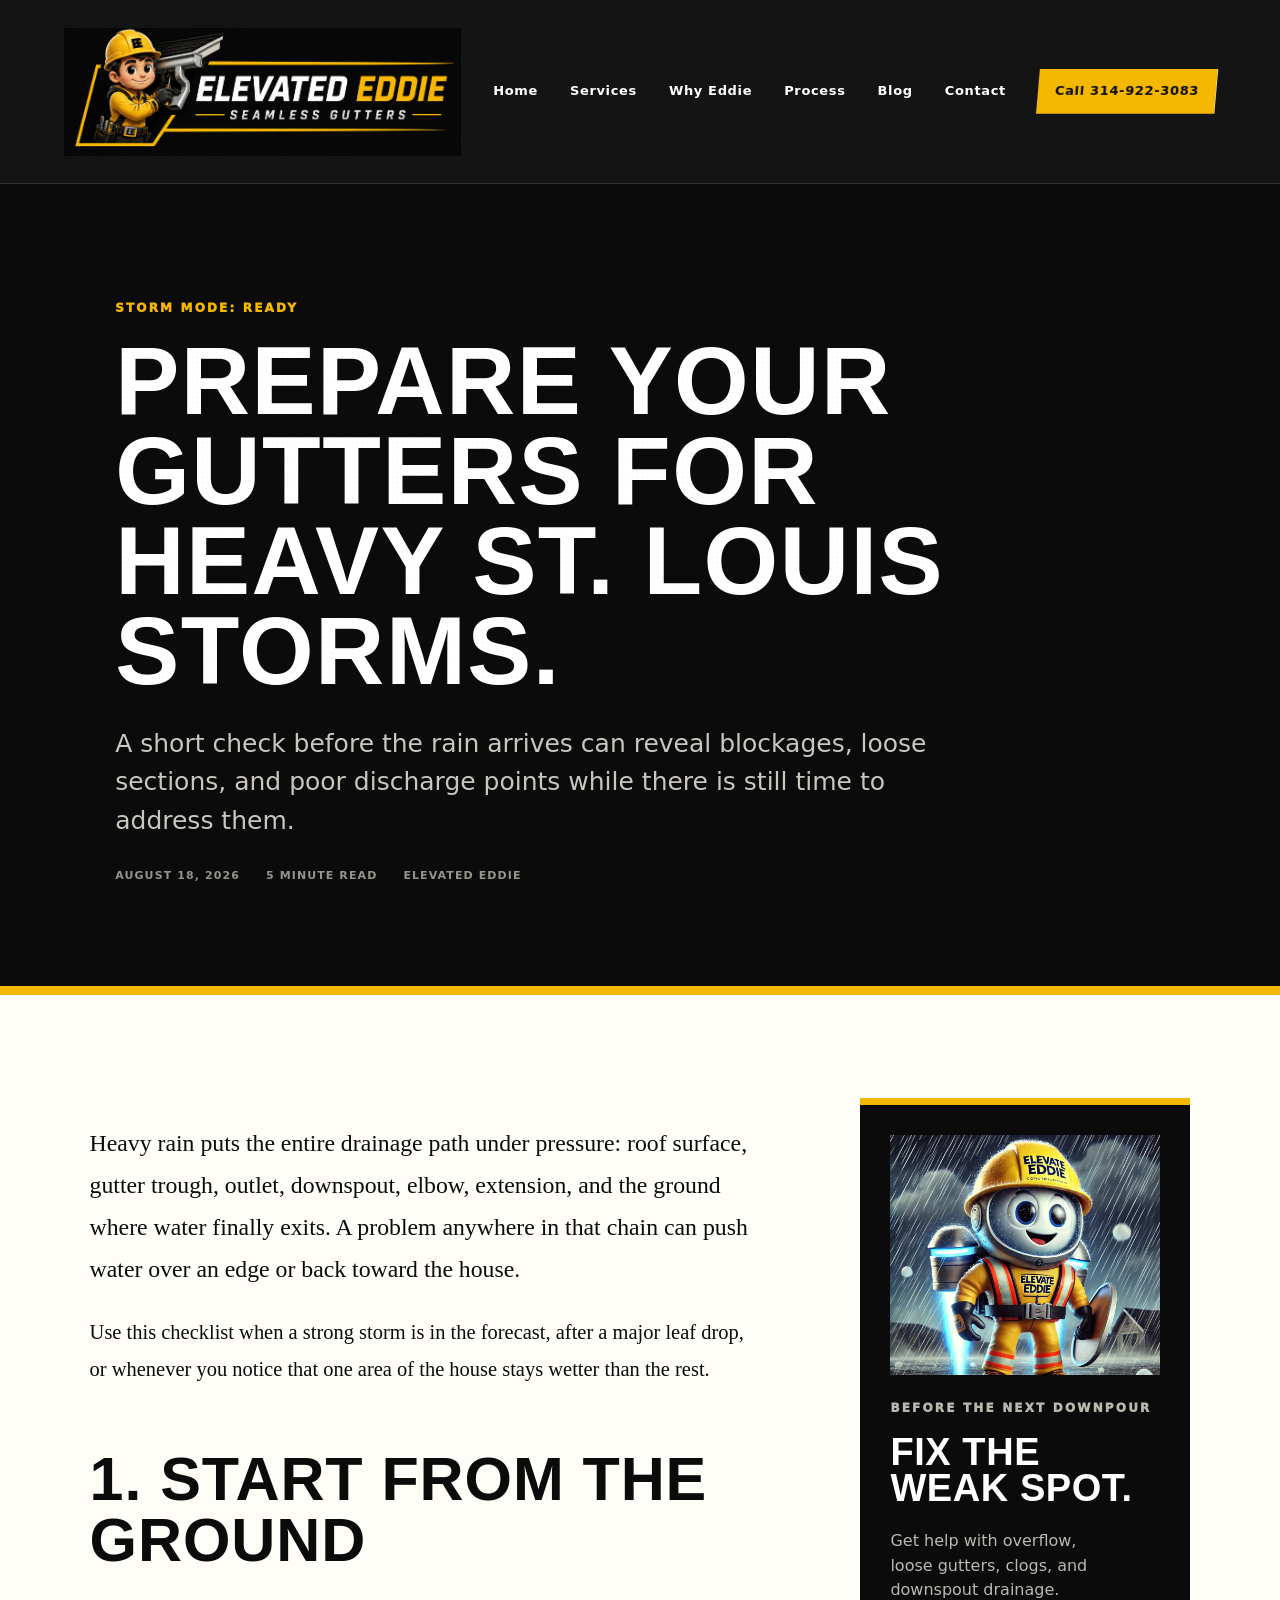
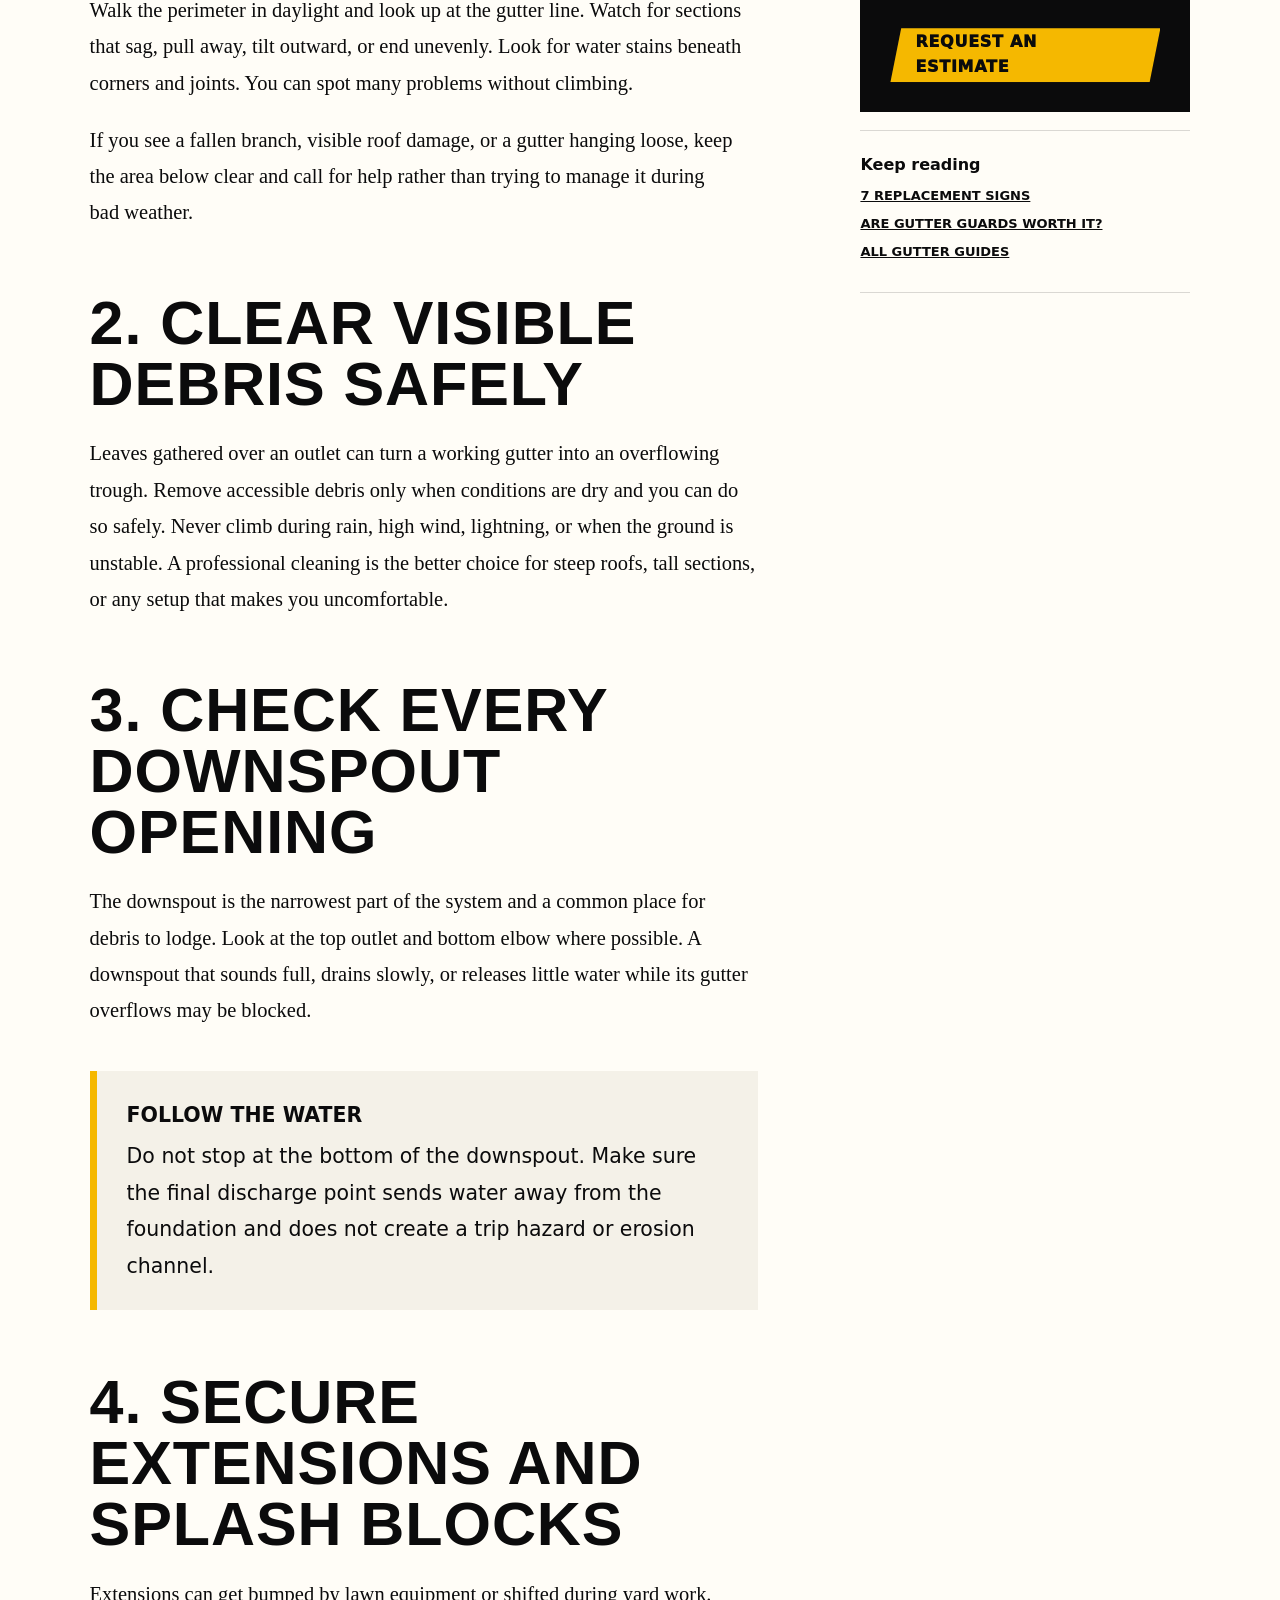
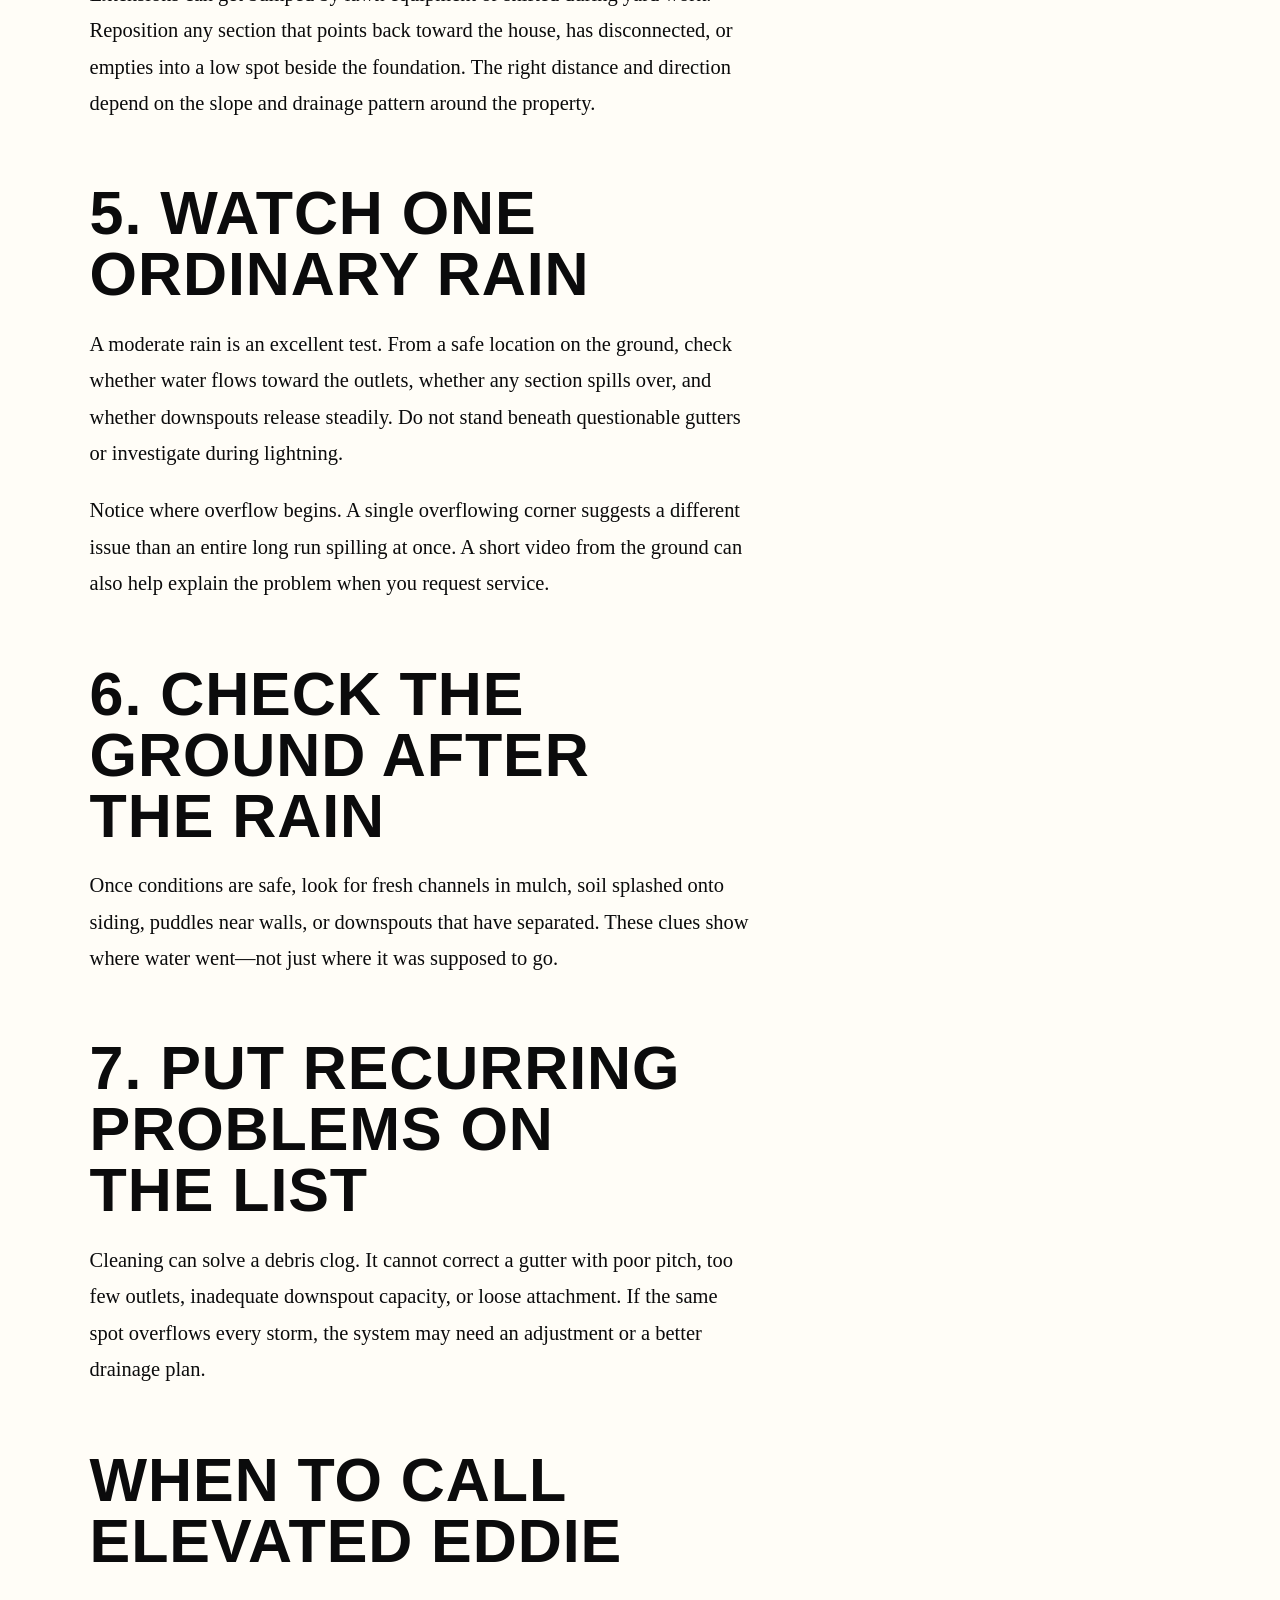
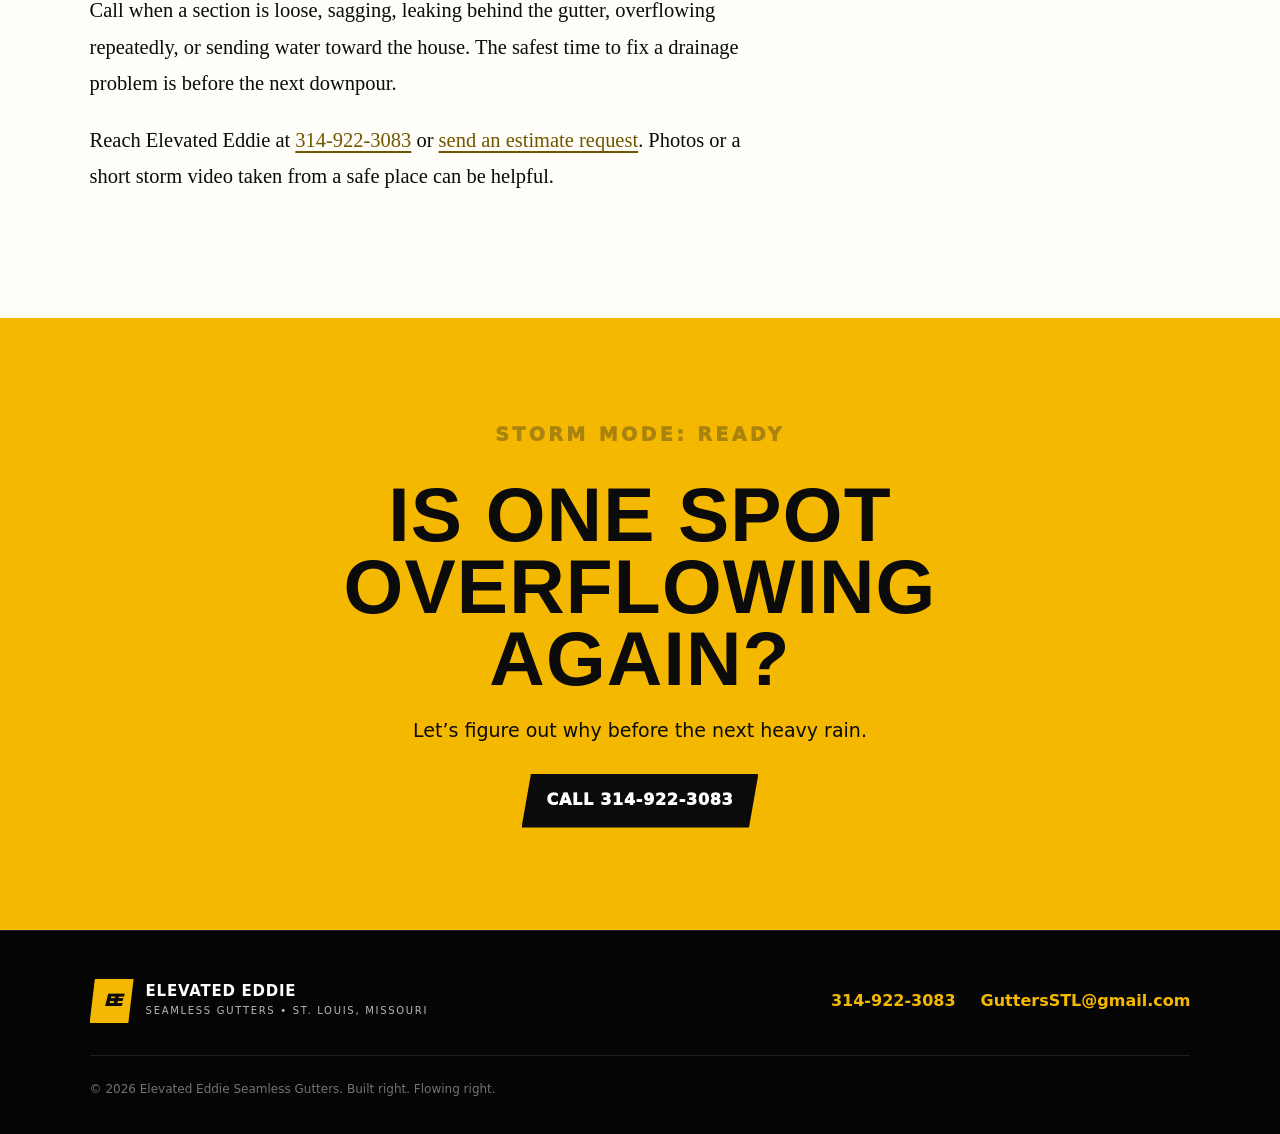
<file: blog/prepare-gutters-for-heavy-storms.html>
<!doctype html>
<html lang="en">
<head>
  <meta charset="utf-8"><meta name="viewport" content="width=device-width, initial-scale=1">
  <title>Prepare Gutters for Heavy St. Louis Storms | Elevated Eddie</title>
  <meta name="description" content="Use this simple gutter checklist before heavy St. Louis rain to check clogs, downspouts, discharge points, loose sections, and drainage.">
  <meta name="robots" content="index,follow,max-image-preview:large,max-snippet:-1,max-video-preview:-1">
  <meta name="theme-color" content="#0b0b0c"><link rel="canonical" href="https://guttersstl.com/blog/prepare-gutters-for-heavy-storms.html">
  <meta property="og:type" content="article"><meta property="og:url" content="https://guttersstl.com/blog/prepare-gutters-for-heavy-storms.html"><meta property="og:title" content="How to Prepare Your Gutters for Heavy Storms"><meta property="og:description" content="A practical pre-storm gutter checklist for St. Louis homeowners."><meta property="og:image" content="https://guttersstl.com/assets/eddie-storm.png"><meta property="og:site_name" content="Elevated Eddie Seamless Gutters"><meta name="twitter:card" content="summary_large_image"><meta name="twitter:title" content="Prepare Gutters for Heavy St. Louis Storms"><meta name="twitter:description" content="Check clogs, downspouts, loose sections, and drainage before the next heavy rain."><meta name="twitter:image" content="https://guttersstl.com/assets/eddie-storm.png">
  <link rel="icon" href="../assets/eddie-space.png" type="image/png"><link rel="stylesheet" href="../styles.css">
  <script type="application/ld+json">{"@context":"https://schema.org","@type":"BlogPosting","headline":"How to Prepare Your Gutters for Heavy St. Louis Storms","datePublished":"2026-08-18","dateModified":"2026-08-18","image":"https://guttersstl.com/assets/eddie-storm.png","author":{"@type":"Organization","name":"Elevated Eddie Seamless Gutters","url":"https://guttersstl.com/"},"publisher":{"@type":"Organization","name":"Elevated Eddie Seamless Gutters","logo":{"@type":"ImageObject","url":"https://guttersstl.com/assets/elevated-eddie-header.png"}},"mainEntityOfPage":"https://guttersstl.com/blog/prepare-gutters-for-heavy-storms.html","description":"A practical pre-storm gutter checklist for St. Louis homeowners."}</script>
</head>
<body>
  <a class="skip-link" href="#main">Skip to main content</a>
  <header class="site-header" id="top"><a class="brand brand-logo" href="../" aria-label="Elevated Eddie home"><img src="../assets/elevated-eddie-header.png" alt="Elevated Eddie Seamless Gutters" width="1743" height="904"></a><button class="nav-toggle" type="button" aria-expanded="false" aria-controls="site-nav">Menu</button><nav id="site-nav" aria-label="Main navigation"><a href="../#top">Home</a><a href="../#services">Services</a><a href="../#difference">Why Eddie</a><a href="../#process">Process</a><a href="./">Blog</a><a href="../#contact">Contact</a><a class="nav-call" href="tel:+13149223083">Call 314-922-3083</a></nav></header>
  <main id="main">
    <header class="article-hero">
      <p class="eyebrow">Storm mode: ready</p><h1>Prepare your gutters for heavy St. Louis storms.</h1>
      <p class="article-deck">A short check before the rain arrives can reveal blockages, loose sections, and poor discharge points while there is still time to address them.</p>
      <div class="article-meta"><span>August 18, 2026</span><span>5 minute read</span><span>Elevated Eddie</span></div>
    </header>
    <div class="article-layout">
      <article class="article-body">
        <p>Heavy rain puts the entire drainage path under pressure: roof surface, gutter trough, outlet, downspout, elbow, extension, and the ground where water finally exits. A problem anywhere in that chain can push water over an edge or back toward the house.</p>
        <p>Use this checklist when a strong storm is in the forecast, after a major leaf drop, or whenever you notice that one area of the house stays wetter than the rest.</p>

        <h2>1. Start from the ground</h2>
        <p>Walk the perimeter in daylight and look up at the gutter line. Watch for sections that sag, pull away, tilt outward, or end unevenly. Look for water stains beneath corners and joints. You can spot many problems without climbing.</p>
        <p>If you see a fallen branch, visible roof damage, or a gutter hanging loose, keep the area below clear and call for help rather than trying to manage it during bad weather.</p>

        <h2>2. Clear visible debris safely</h2>
        <p>Leaves gathered over an outlet can turn a working gutter into an overflowing trough. Remove accessible debris only when conditions are dry and you can do so safely. Never climb during rain, high wind, lightning, or when the ground is unstable. A professional cleaning is the better choice for steep roofs, tall sections, or any setup that makes you uncomfortable.</p>

        <h2>3. Check every downspout opening</h2>
        <p>The downspout is the narrowest part of the system and a common place for debris to lodge. Look at the top outlet and bottom elbow where possible. A downspout that sounds full, drains slowly, or releases little water while its gutter overflows may be blocked.</p>

        <div class="article-callout"><strong>Follow the water</strong>Do not stop at the bottom of the downspout. Make sure the final discharge point sends water away from the foundation and does not create a trip hazard or erosion channel.</div>

        <h2>4. Secure extensions and splash blocks</h2>
        <p>Extensions can get bumped by lawn equipment or shifted during yard work. Reposition any section that points back toward the house, has disconnected, or empties into a low spot beside the foundation. The right distance and direction depend on the slope and drainage pattern around the property.</p>

        <h2>5. Watch one ordinary rain</h2>
        <p>A moderate rain is an excellent test. From a safe location on the ground, check whether water flows toward the outlets, whether any section spills over, and whether downspouts release steadily. Do not stand beneath questionable gutters or investigate during lightning.</p>
        <p>Notice where overflow begins. A single overflowing corner suggests a different issue than an entire long run spilling at once. A short video from the ground can also help explain the problem when you request service.</p>

        <h2>6. Check the ground after the rain</h2>
        <p>Once conditions are safe, look for fresh channels in mulch, soil splashed onto siding, puddles near walls, or downspouts that have separated. These clues show where water went—not just where it was supposed to go.</p>

        <h2>7. Put recurring problems on the list</h2>
        <p>Cleaning can solve a debris clog. It cannot correct a gutter with poor pitch, too few outlets, inadequate downspout capacity, or loose attachment. If the same spot overflows every storm, the system may need an adjustment or a better drainage plan.</p>

        <h2>When to call Elevated Eddie</h2>
        <p>Call when a section is loose, sagging, leaking behind the gutter, overflowing repeatedly, or sending water toward the house. The safest time to fix a drainage problem is before the next downpour.</p>
        <p>Reach Elevated Eddie at <a href="tel:+13149223083">314-922-3083</a> or <a href="../#contact">send an estimate request</a>. Photos or a short storm video taken from a safe place can be helpful.</p>
      </article>
      <aside class="article-sidebar">
        <div class="sidebar-card"><img src="../assets/eddie-storm.png" alt="Elevated Eddie mascot prepared for stormy weather" width="1024" height="1024" loading="lazy"><div><p class="eyebrow">Before the next downpour</p><h2>Fix the weak spot.</h2><p>Get help with overflow, loose gutters, clogs, and downspout drainage.</p><a class="button button-primary" href="../#contact">Request an estimate</a></div></div>
        <nav class="article-nav" aria-label="More gutter guides"><strong>Keep reading</strong><a href="signs-you-need-new-gutters-st-louis.html">7 replacement signs</a><a href="are-gutter-guards-worth-it-missouri.html">Are gutter guards worth it?</a><a href="./">All gutter guides</a></nav>
      </aside>
    </div>
    <section class="blog-cta"><p class="eyebrow">Storm mode: ready</p><h2>Is one spot overflowing again?</h2><p>Let’s figure out why before the next heavy rain.</p><a class="button button-dark" href="tel:+13149223083">Call 314-922-3083</a></section>
  </main>
  <footer><div class="footer-brand"><span class="brand-mark">EE</span><div><strong>Elevated Eddie</strong><small>Seamless Gutters • St. Louis, Missouri</small></div></div><div class="footer-links"><a href="tel:+13149223083">314-922-3083</a><a href="mailto:GuttersSTL@gmail.com">GuttersSTL@gmail.com</a></div><p>© <span id="year"></span> Elevated Eddie Seamless Gutters. Built right. Flowing right.</p></footer>
  <div class="mobile-bar" aria-label="Quick contact"><a href="tel:+13149223083">Call Eddie</a><a href="../#contact">Get estimate</a></div><script src="../script.js"></script>
</body>
</html>
</file>
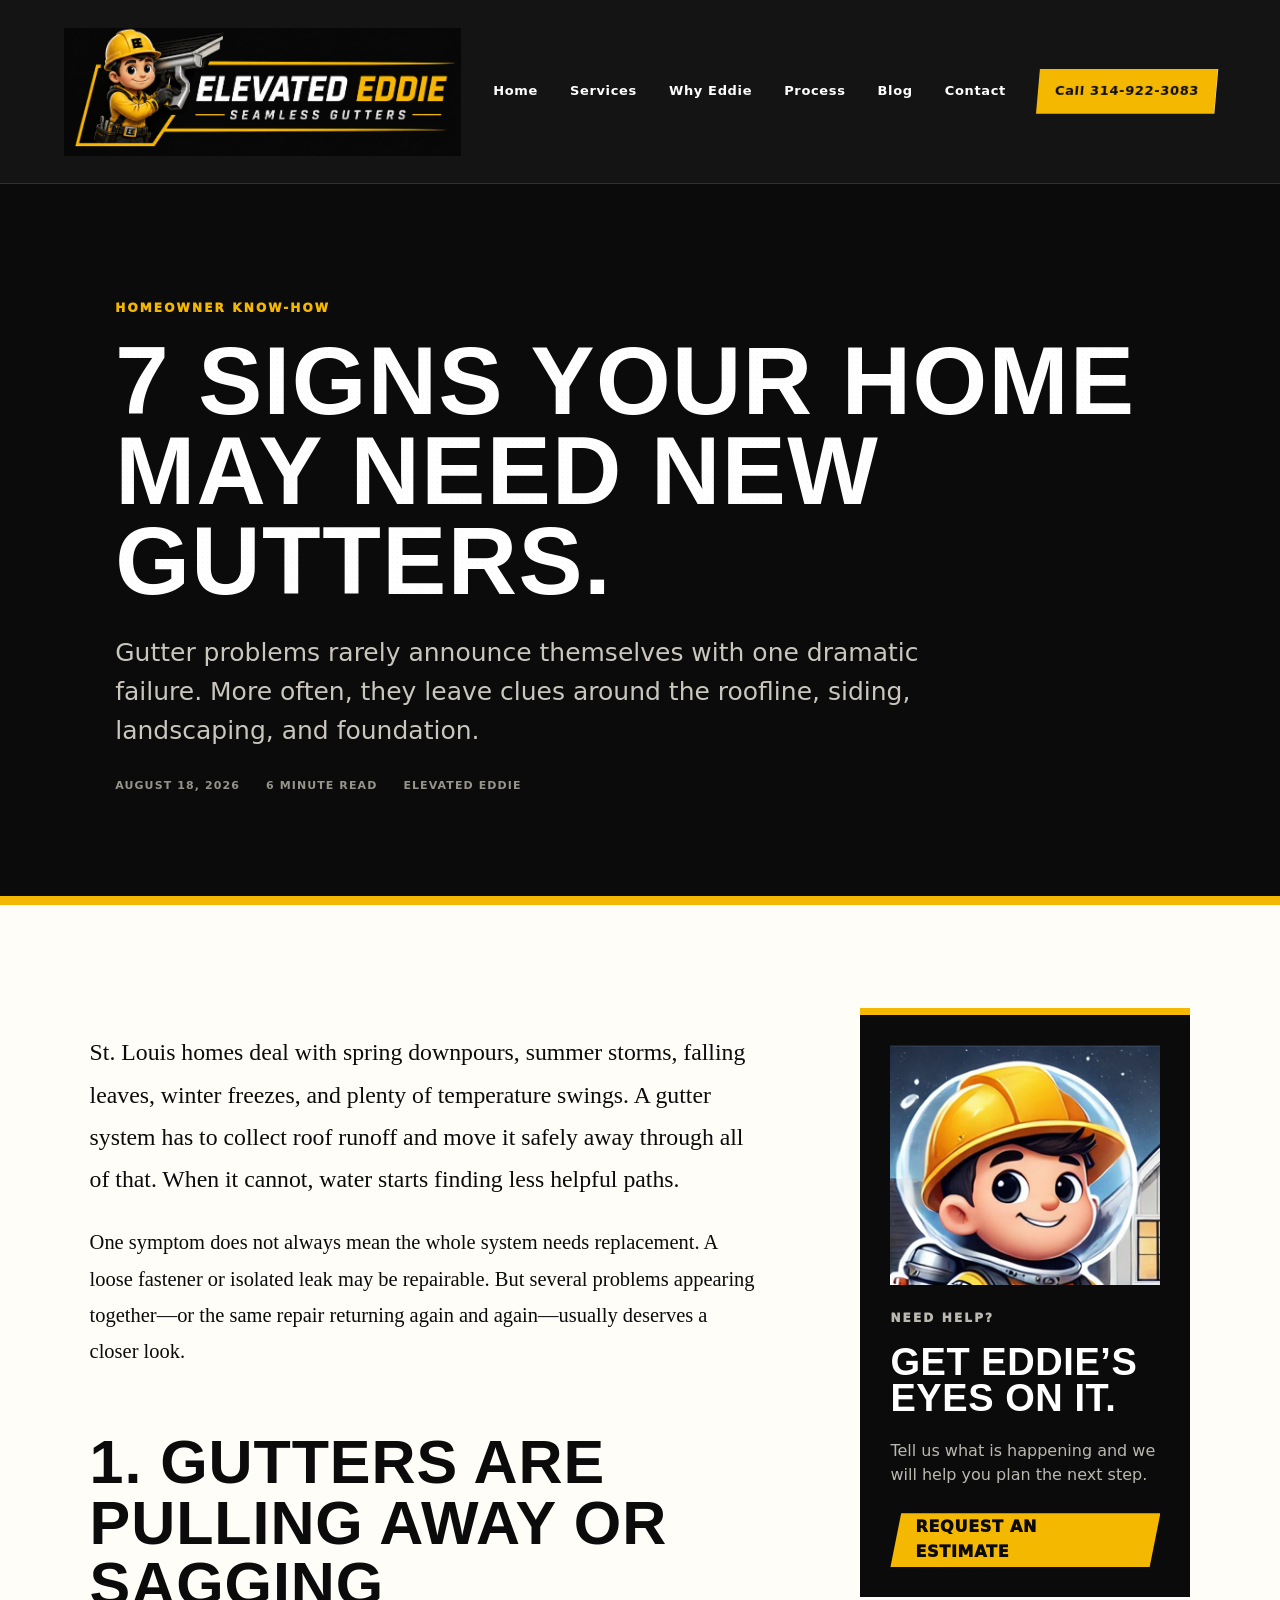
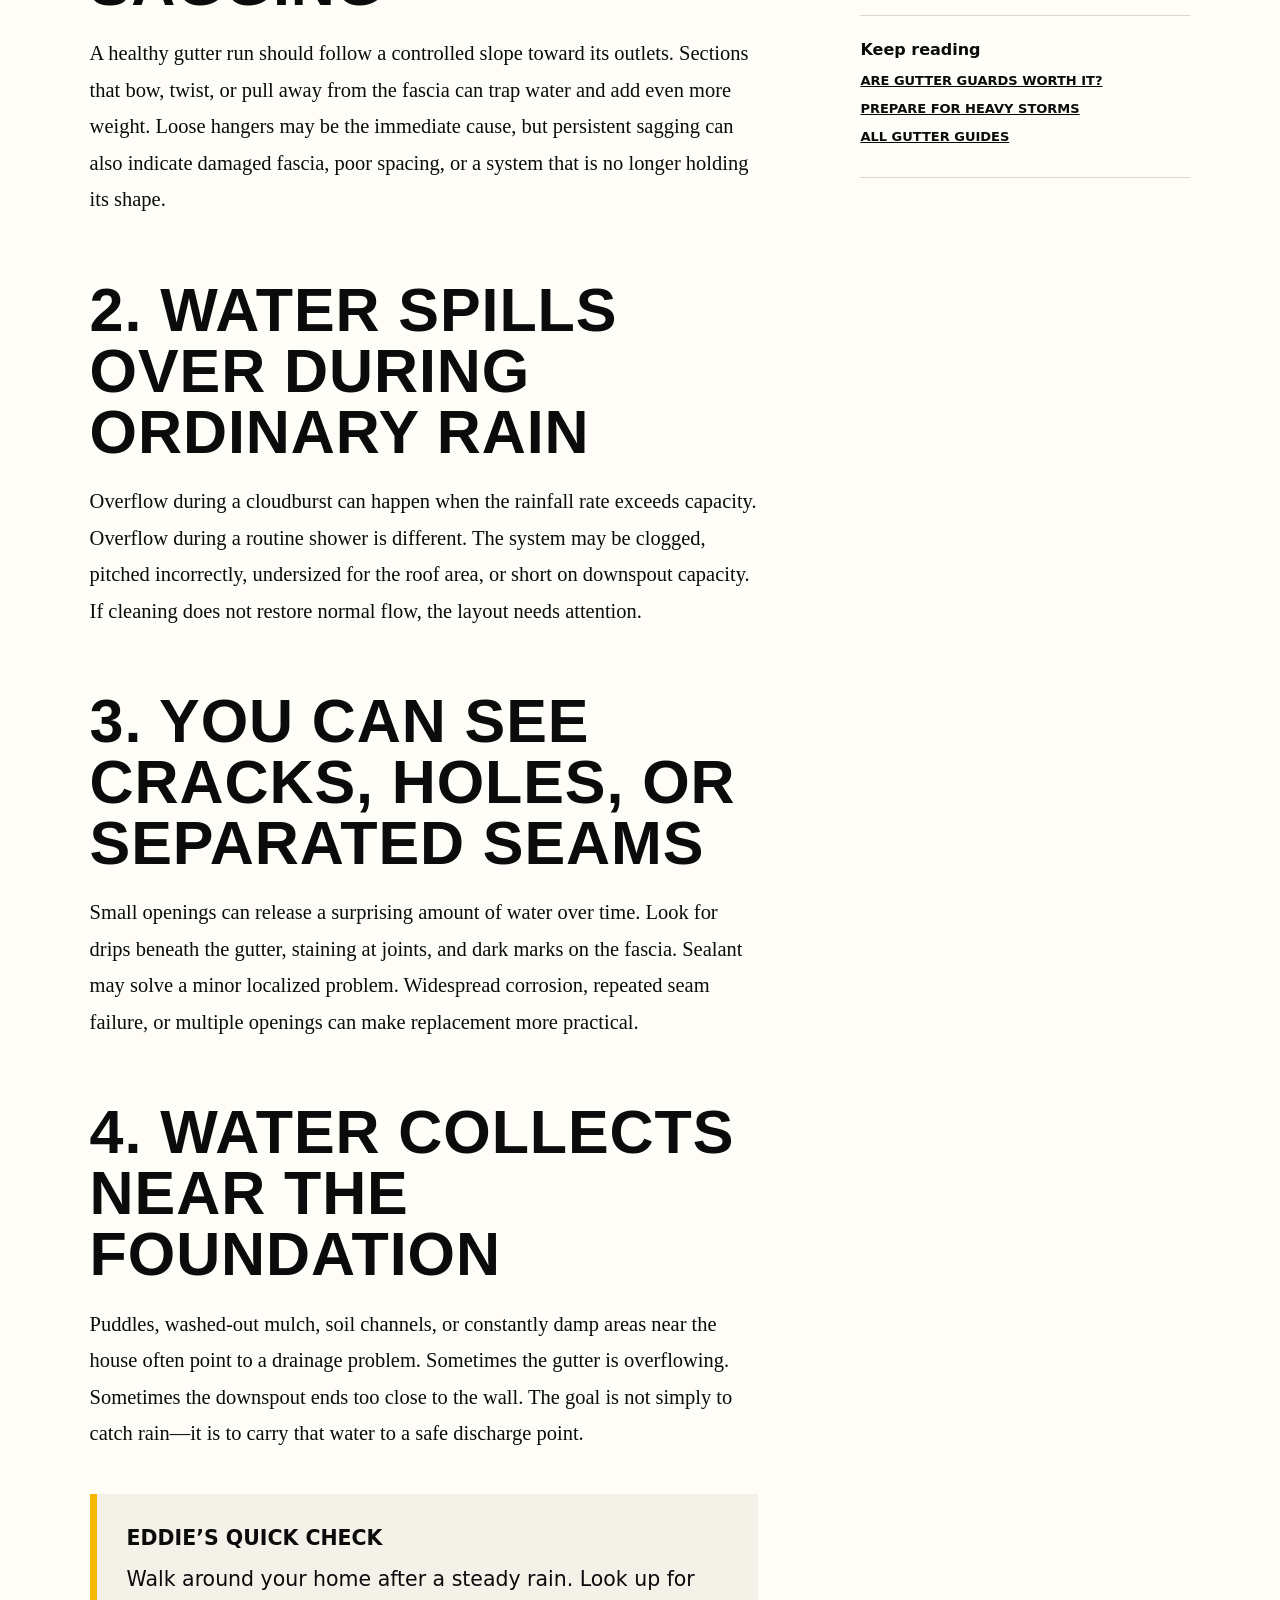
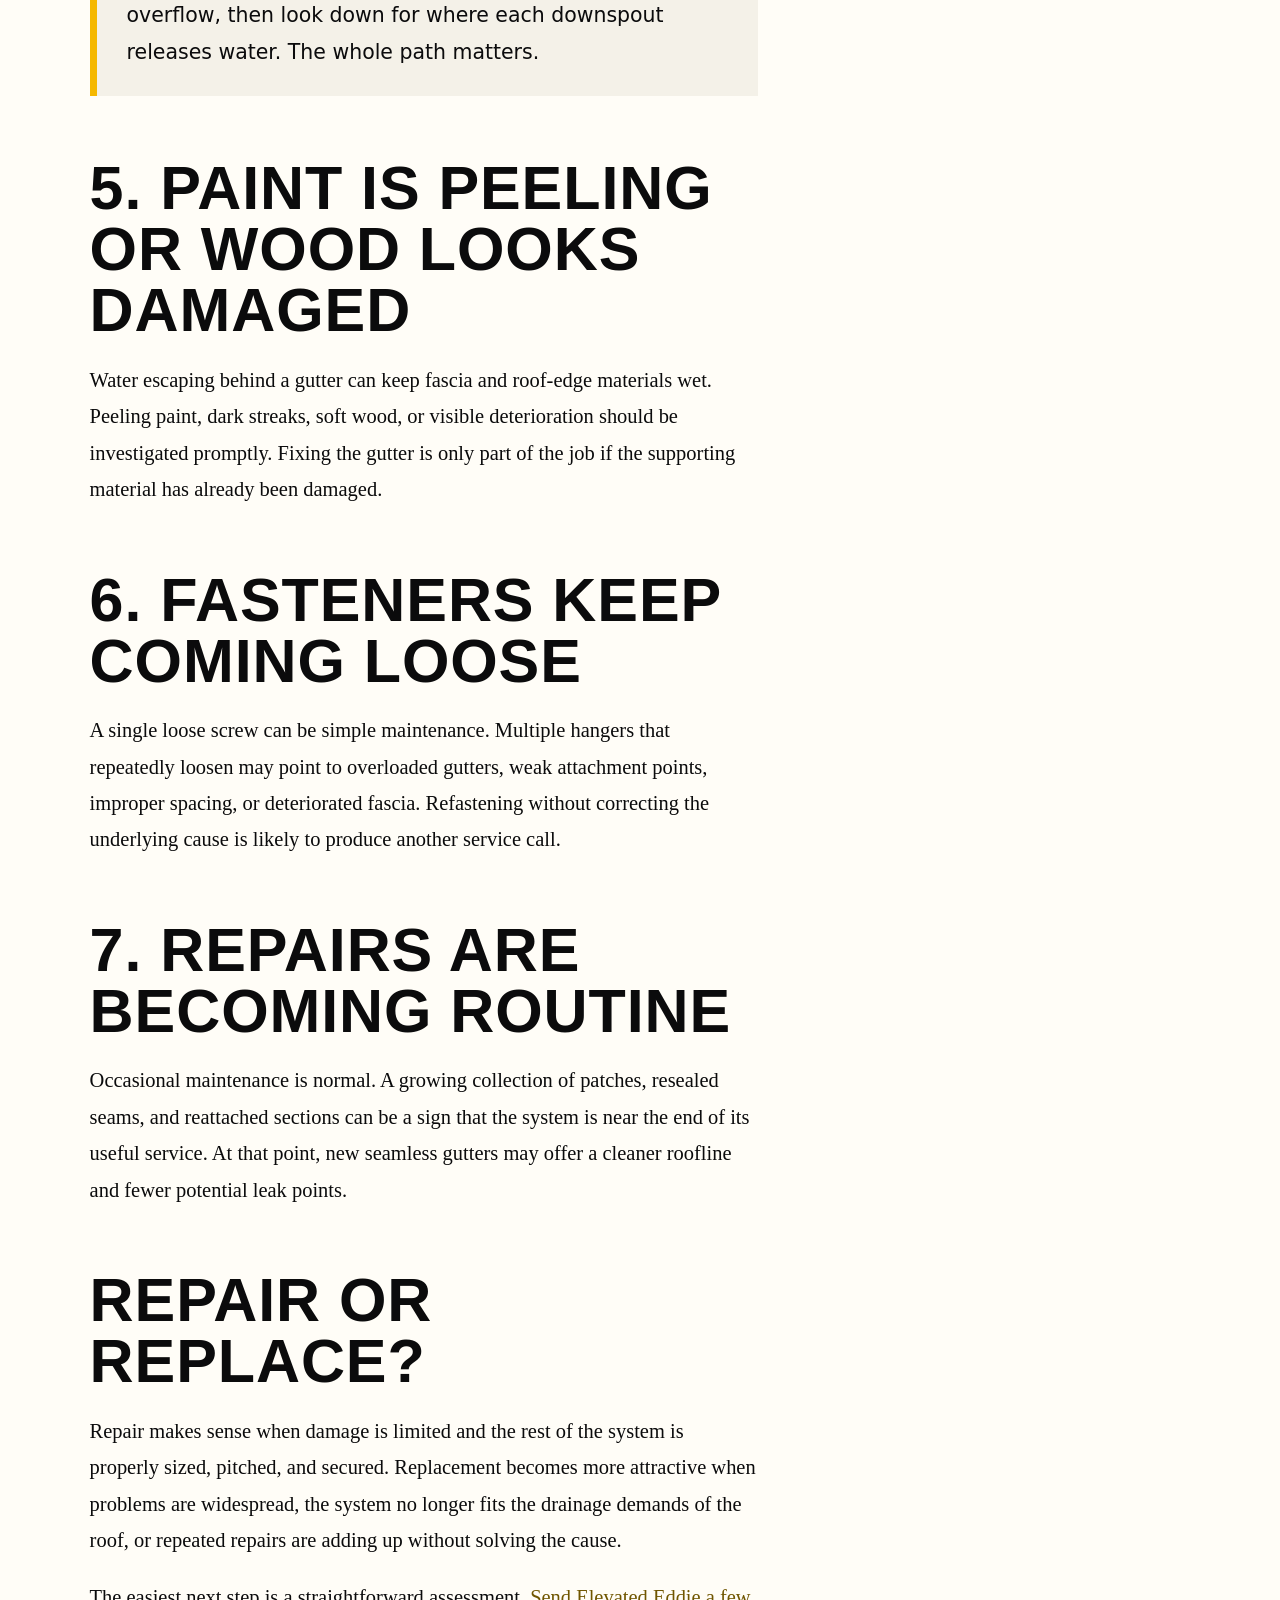
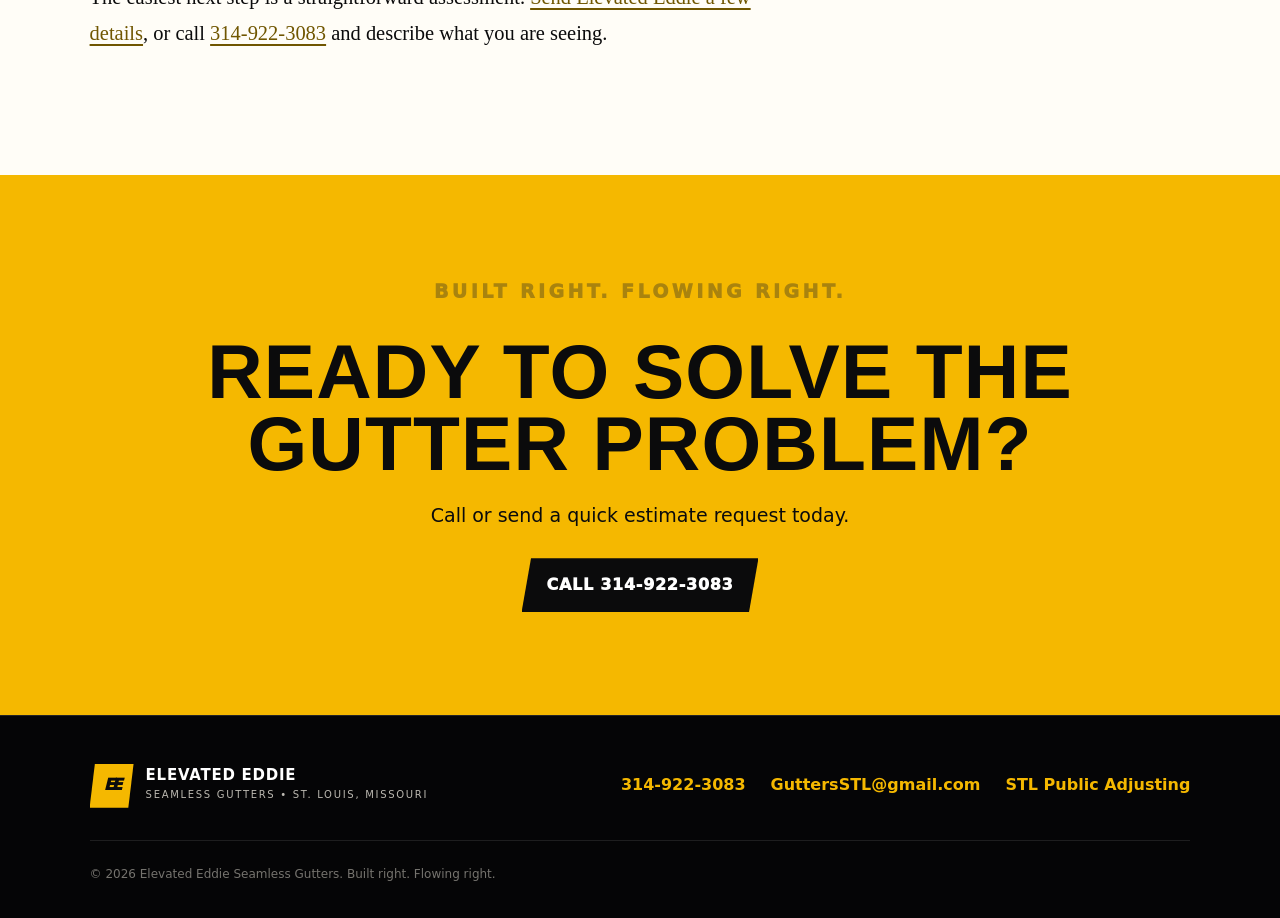
<file: blog/signs-you-need-new-gutters-st-louis.html>
<!doctype html>
<html lang="en">
<head>
  <meta charset="utf-8">
  <meta name="viewport" content="width=device-width, initial-scale=1">
  <title>7 Signs You May Need New Gutters | St. Louis Gutter Guide</title>
  <meta name="description" content="Learn seven common signs that your St. Louis home may need gutter repair or replacement, from sagging runs and leaks to foundation pooling.">
  <meta name="robots" content="index,follow,max-image-preview:large,max-snippet:-1,max-video-preview:-1">
  <meta name="theme-color" content="#0b0b0c">
  <link rel="canonical" href="https://guttersstl.com/blog/signs-you-need-new-gutters-st-louis.html">
  <meta property="og:type" content="article"><meta property="og:url" content="https://guttersstl.com/blog/signs-you-need-new-gutters-st-louis.html">
  <meta property="og:title" content="7 Signs Your Home May Need New Gutters"><meta property="og:description" content="Know what to look for before a small drainage issue becomes a bigger home problem.">
  <meta property="og:image" content="https://guttersstl.com/assets/elevated-eddie-logo.png"><meta property="og:site_name" content="Elevated Eddie Seamless Gutters"><meta name="twitter:card" content="summary_large_image"><meta name="twitter:title" content="7 Signs Your Home May Need New Gutters"><meta name="twitter:description" content="Learn when gutter damage, leaks, sagging, and pooling may point to repair or replacement."><meta name="twitter:image" content="https://guttersstl.com/assets/elevated-eddie-logo.png">
  <link rel="icon" href="../assets/eddie-space.png" type="image/png"><link rel="stylesheet" href="../styles.css">
  <script type="application/ld+json">{"@context":"https://schema.org","@type":"BlogPosting","headline":"7 Signs Your Home May Need New Gutters","datePublished":"2026-08-18","dateModified":"2026-08-18","image":"https://guttersstl.com/assets/elevated-eddie-logo.png","author":{"@type":"Organization","name":"Elevated Eddie Seamless Gutters","url":"https://guttersstl.com/"},"publisher":{"@type":"Organization","name":"Elevated Eddie Seamless Gutters","logo":{"@type":"ImageObject","url":"https://guttersstl.com/assets/elevated-eddie-header.png"}},"mainEntityOfPage":"https://guttersstl.com/blog/signs-you-need-new-gutters-st-louis.html","description":"Seven common signs that a St. Louis home may need gutter repair or replacement."}</script>
</head>
<body>
  <a class="skip-link" href="#main">Skip to main content</a>
  <header class="site-header" id="top">
    <a class="brand brand-logo" href="../" aria-label="Elevated Eddie home"><img src="../assets/elevated-eddie-header.png" alt="Elevated Eddie Seamless Gutters" width="1743" height="904"></a>
    <button class="nav-toggle" type="button" aria-expanded="false" aria-controls="site-nav">Menu</button>
    <nav id="site-nav" aria-label="Main navigation"><a href="../#top">Home</a><a href="../#services">Services</a><a href="../#difference">Why Eddie</a><a href="../#process">Process</a><a href="./">Blog</a><a href="../#contact">Contact</a><a class="nav-call" href="tel:+13149223083">Call 314-922-3083</a></nav>
  </header>

  <main id="main">
    <header class="article-hero">
      <p class="eyebrow">Homeowner know-how</p>
      <h1>7 signs your home may need new gutters.</h1>
      <p class="article-deck">Gutter problems rarely announce themselves with one dramatic failure. More often, they leave clues around the roofline, siding, landscaping, and foundation.</p>
      <div class="article-meta"><span>August 18, 2026</span><span>6 minute read</span><span>Elevated Eddie</span></div>
    </header>

    <div class="article-layout">
      <article class="article-body">
        <p>St. Louis homes deal with spring downpours, summer storms, falling leaves, winter freezes, and plenty of temperature swings. A gutter system has to collect roof runoff and move it safely away through all of that. When it cannot, water starts finding less helpful paths.</p>
        <p>One symptom does not always mean the whole system needs replacement. A loose fastener or isolated leak may be repairable. But several problems appearing together—or the same repair returning again and again—usually deserves a closer look.</p>

        <h2>1. Gutters are pulling away or sagging</h2>
        <p>A healthy gutter run should follow a controlled slope toward its outlets. Sections that bow, twist, or pull away from the fascia can trap water and add even more weight. Loose hangers may be the immediate cause, but persistent sagging can also indicate damaged fascia, poor spacing, or a system that is no longer holding its shape.</p>

        <h2>2. Water spills over during ordinary rain</h2>
        <p>Overflow during a cloudburst can happen when the rainfall rate exceeds capacity. Overflow during a routine shower is different. The system may be clogged, pitched incorrectly, undersized for the roof area, or short on downspout capacity. If cleaning does not restore normal flow, the layout needs attention.</p>

        <h2>3. You can see cracks, holes, or separated seams</h2>
        <p>Small openings can release a surprising amount of water over time. Look for drips beneath the gutter, staining at joints, and dark marks on the fascia. Sealant may solve a minor localized problem. Widespread corrosion, repeated seam failure, or multiple openings can make replacement more practical.</p>

        <h2>4. Water collects near the foundation</h2>
        <p>Puddles, washed-out mulch, soil channels, or constantly damp areas near the house often point to a drainage problem. Sometimes the gutter is overflowing. Sometimes the downspout ends too close to the wall. The goal is not simply to catch rain—it is to carry that water to a safe discharge point.</p>

        <div class="article-callout"><strong>Eddie’s quick check</strong>Walk around your home after a steady rain. Look up for overflow, then look down for where each downspout releases water. The whole path matters.</div>

        <h2>5. Paint is peeling or wood looks damaged</h2>
        <p>Water escaping behind a gutter can keep fascia and roof-edge materials wet. Peeling paint, dark streaks, soft wood, or visible deterioration should be investigated promptly. Fixing the gutter is only part of the job if the supporting material has already been damaged.</p>

        <h2>6. Fasteners keep coming loose</h2>
        <p>A single loose screw can be simple maintenance. Multiple hangers that repeatedly loosen may point to overloaded gutters, weak attachment points, improper spacing, or deteriorated fascia. Refastening without correcting the underlying cause is likely to produce another service call.</p>

        <h2>7. Repairs are becoming routine</h2>
        <p>Occasional maintenance is normal. A growing collection of patches, resealed seams, and reattached sections can be a sign that the system is near the end of its useful service. At that point, new seamless gutters may offer a cleaner roofline and fewer potential leak points.</p>

        <h2>Repair or replace?</h2>
        <p>Repair makes sense when damage is limited and the rest of the system is properly sized, pitched, and secured. Replacement becomes more attractive when problems are widespread, the system no longer fits the drainage demands of the roof, or repeated repairs are adding up without solving the cause.</p>
        <p>The easiest next step is a straightforward assessment. <a href="../#contact">Send Elevated Eddie a few details</a>, or call <a href="tel:+13149223083">314-922-3083</a> and describe what you are seeing.</p>
      </article>

      <aside class="article-sidebar">
        <div class="sidebar-card">
          <img src="../assets/eddie-space.png" alt="Elevated Eddie mascot" width="280" height="499" loading="lazy">
          <div><p class="eyebrow">Need help?</p><h2>Get Eddie’s eyes on it.</h2><p>Tell us what is happening and we will help you plan the next step.</p><a class="button button-primary" href="../#contact">Request an estimate</a></div>
        </div>
        <nav class="article-nav" aria-label="More gutter guides"><strong>Keep reading</strong><a href="are-gutter-guards-worth-it-missouri.html">Are gutter guards worth it?</a><a href="prepare-gutters-for-heavy-storms.html">Prepare for heavy storms</a><a href="./">All gutter guides</a></nav>
      </aside>
    </div>

    <section class="blog-cta"><p class="eyebrow">Built right. Flowing right.</p><h2>Ready to solve the gutter problem?</h2><p>Call or send a quick estimate request today.</p><a class="button button-dark" href="tel:+13149223083">Call 314-922-3083</a></section>
  </main>

  <footer><div class="footer-brand"><span class="brand-mark">EE</span><div><strong>Elevated Eddie</strong><small>Seamless Gutters • St. Louis, Missouri</small></div></div><div class="footer-links"><a href="tel:+13149223083">314-922-3083</a><a href="mailto:GuttersSTL@gmail.com">GuttersSTL@gmail.com</a><a href="https://stlpublicadjusting.com/" target="_blank" rel="noopener" aria-label="Visit STL Public Adjusting (opens in a new tab)">STL Public Adjusting</a></div><p>© <span id="year"></span> Elevated Eddie Seamless Gutters. Built right. Flowing right.</p></footer>
  <div class="mobile-bar" aria-label="Quick contact"><a href="tel:+13149223083">Call Eddie</a><a href="../#contact">Get estimate</a></div>
  <script src="../script.js"></script>
</body>
</html>
</file>
<file: styles.css>
:root {
  --ink: #0b0b0c;
  --ink-soft: #171719;
  --gold: #f5b800;
  --gold-bright: #ffd02a;
  --cream: #f4f1e8;
  --paper: #fffdf7;
  --muted: #6f6b61;
  --line: rgba(11, 11, 12, 0.15);
  --radius: 22px;
  --shadow: 0 24px 70px rgba(0, 0, 0, 0.18);
}

* { box-sizing: border-box; }
html {
  scroll-behavior: smooth;
  scroll-padding-top: 184px;
}
main,
section[id] {
  scroll-margin-top: 184px;
}
body {
  margin: 0;
  color: var(--ink);
  background: var(--paper);
  font-family: Inter, ui-sans-serif, system-ui, -apple-system, BlinkMacSystemFont, "Segoe UI", sans-serif;
  line-height: 1.55;
  overflow-x: hidden;
}
body::before {
  content: "";
  position: fixed;
  inset: 0;
  pointer-events: none;
  opacity: .17;
  background-image: radial-gradient(rgba(0,0,0,.25) .45px, transparent .45px);
  background-size: 5px 5px;
  z-index: 20;
  mix-blend-mode: multiply;
}
img { max-width: 100%; display: block; }
a { color: inherit; }
button, input, select, textarea { font: inherit; }

.skip-link {
  position: fixed;
  left: 16px;
  top: -60px;
  z-index: 100;
  background: var(--gold);
  padding: 12px 18px;
  font-weight: 900;
  transition: top .2s ease;
}
.skip-link:focus { top: 12px; }

.site-header {
  min-height: 184px;
  padding: 12px clamp(20px, 5vw, 76px);
  display: flex;
  align-items: center;
  justify-content: space-between;
  gap: 30px;
  color: white;
  background: rgba(11, 11, 12, .96);
  position: sticky;
  top: 0;
  z-index: 50;
  border-bottom: 1px solid rgba(255,255,255,.12);
  backdrop-filter: blur(16px);
}
.brand, .footer-brand { display: flex; align-items: center; gap: 12px; text-decoration: none; text-transform: uppercase; }
.brand-logo {
  width: clamp(310px, 31vw, 520px);
  height: clamp(96px, 10vw, 160px);
  overflow: hidden;
  flex: 0 1 auto;
}
.brand-logo img {
  width: 100%;
  height: 100%;
  object-fit: cover;
  object-position: 50% 50%;
}
.brand-mark {
  width: 44px;
  aspect-ratio: 1;
  display: grid;
  place-items: center;
  color: var(--ink);
  background: var(--gold);
  font-weight: 1000;
  font-style: italic;
  letter-spacing: -3px;
  clip-path: polygon(12% 0, 100% 0, 88% 100%, 0 100%);
}
.brand strong, .footer-brand strong { display: block; font-size: 15px; line-height: 1; letter-spacing: .05em; }
.brand small, .footer-brand small { display: block; margin-top: 4px; font-size: 10px; letter-spacing: .17em; color: #bcb9b1; }
.site-header nav { display: flex; align-items: center; gap: clamp(16px, 2.5vw, 34px); }
.site-header nav a { text-decoration: none; font-size: 13px; font-weight: 800; letter-spacing: .05em; }
.site-header nav a:not(.nav-call):hover { color: var(--gold); }
.nav-call { background: var(--gold); color: var(--ink); padding: 12px 17px; transform: skew(-5deg); }
.nav-toggle { display: none; color: white; background: transparent; border: 1px solid rgba(255,255,255,.35); padding: 9px 13px; font-weight: 800; }

.hero {
  min-height: calc(100vh - 78px);
  padding: clamp(50px, 8vw, 110px) clamp(20px, 5vw, 76px);
  display: grid;
  grid-template-columns: minmax(0, .9fr) minmax(520px, 1.1fr);
  gap: clamp(40px, 7vw, 110px);
  align-items: center;
  color: white;
  background:
    radial-gradient(circle at 15% 20%, rgba(245, 184, 0, .18), transparent 30%),
    linear-gradient(120deg, #0a0a0b 0%, #111113 62%, #202023 100%);
  position: relative;
  overflow: hidden;
}
.hero::after {
  content: "STL";
  position: absolute;
  right: -2vw;
  bottom: -9vw;
  color: transparent;
  -webkit-text-stroke: 1px rgba(255,255,255,.08);
  font-size: clamp(170px, 28vw, 450px);
  font-weight: 1000;
  font-style: italic;
  line-height: 1;
  pointer-events: none;
}
.hero-copy, .hero-visual { position: relative; z-index: 1; }
.eyebrow { margin: 0 0 18px; text-transform: uppercase; letter-spacing: .18em; font-size: 12px; font-weight: 950; color: #a9830e; }
.hero .eyebrow, .storm-section .eyebrow, .contact-section .eyebrow { color: var(--gold); }
h1, h2, h3, p { text-wrap: pretty; }
h1, h2, h3 { font-family: Impact, Haettenschweiler, "Arial Narrow Bold", sans-serif; text-transform: uppercase; letter-spacing: .015em; margin-top: 0; line-height: .94; }
h1 { margin-bottom: 26px; font-size: clamp(60px, 7vw, 112px); font-weight: 900; }
h1 em { color: var(--gold); font-style: normal; }
.hero-lede { max-width: 610px; margin: 0 0 30px; color: #ccc9c1; font-size: clamp(18px, 1.7vw, 23px); }
.hero-actions { display: flex; flex-wrap: wrap; gap: 13px; }
.button {
  display: inline-flex;
  justify-content: center;
  align-items: center;
  min-height: 54px;
  padding: 0 23px;
  border: 2px solid transparent;
  text-decoration: none;
  text-transform: uppercase;
  letter-spacing: .045em;
  font-weight: 950;
  cursor: pointer;
  transition: transform .18s ease, box-shadow .18s ease, background .18s ease;
  clip-path: polygon(4% 0, 100% 0, 96% 100%, 0 100%);
}
.button:hover { transform: translateY(-3px); }
.button-primary { color: var(--ink); background: var(--gold); box-shadow: 0 14px 36px rgba(245, 184, 0, .2); }
.button-primary:hover { background: var(--gold-bright); box-shadow: 0 18px 44px rgba(245, 184, 0, .3); }
.button-ghost { color: white; border-color: rgba(255,255,255,.5); }
.button-ghost:hover { background: white; color: var(--ink); }
.button-dark { color: white; background: var(--ink); }
.trust-row { margin-top: 35px; display: flex; flex-wrap: wrap; gap: 10px 20px; color: #a8a69f; font-size: 12px; font-weight: 800; text-transform: uppercase; letter-spacing: .05em; }
.trust-row span::before { content: "✓"; color: var(--gold); margin-right: 7px; }

.hero-visual { transform: rotate(1deg); }
.hero-visual img {
  width: 100%;
  height: auto;
  aspect-ratio: 1748 / 900;
  object-fit: contain;
  border-radius: 18px;
  border: 6px solid white;
  box-shadow: var(--shadow);
}
.hero-badge {
  position: absolute;
  right: -25px;
  top: -44px;
  width: 125px;
  height: 125px;
  display: grid;
  place-items: center;
  text-align: center;
  z-index: 2;
  color: var(--ink);
  background: var(--gold);
  border-radius: 50%;
  font-size: 14px;
  line-height: 1.1;
  font-weight: 1000;
  text-transform: uppercase;
  transform: rotate(11deg);
  box-shadow: 0 0 0 7px var(--ink), 0 0 0 9px var(--gold);
}
.hero-contact { position: absolute; bottom: -28px; left: 35px; background: white; color: var(--ink); padding: 12px 22px; box-shadow: 0 12px 40px rgba(0,0,0,.25); transform: rotate(-2deg); }
.hero-contact span { display: block; text-transform: uppercase; letter-spacing: .15em; font-size: 9px; font-weight: 900; color: var(--muted); }
.hero-contact a { display: block; font-size: 21px; font-weight: 1000; text-decoration: none; }

.marquee { overflow: hidden; white-space: nowrap; background: var(--gold); border-top: 4px solid var(--ink); border-bottom: 4px solid var(--ink); transform: rotate(-1deg) scale(1.02); position: relative; z-index: 3; }
.marquee div { width: max-content; padding: 17px 0; font: 900 20px/1 Impact, sans-serif; letter-spacing: .08em; animation: marquee 24s linear infinite; }
.marquee span { margin: 0 18px; }
@keyframes marquee { to { transform: translateX(-50%); } }

.section { padding: clamp(80px, 10vw, 150px) clamp(20px, 7vw, 110px); }
.section-heading { max-width: 780px; margin-bottom: 50px; }
h2 { margin-bottom: 22px; font-size: clamp(46px, 6vw, 84px); }
h3 { margin-bottom: 14px; font-size: 29px; }
.section-heading > p:last-child { max-width: 680px; color: var(--muted); font-size: 18px; }

.services { background: var(--cream); }
.service-grid { display: grid; grid-template-columns: repeat(4, 1fr); gap: 14px; }
.service-card {
  min-height: 340px;
  padding: 28px;
  display: flex;
  flex-direction: column;
  background: var(--paper);
  border: 1px solid var(--line);
  border-top: 7px solid var(--ink);
  transition: transform .2s ease, background .2s ease, color .2s ease;
}
.service-card:hover { transform: translateY(-9px); background: var(--ink); color: white; border-top-color: var(--gold); }
.service-number { display: block; margin-bottom: auto; color: var(--gold); font-weight: 1000; font-style: italic; font-size: 22px; }
.service-card p { margin: 0 0 24px; color: var(--muted); }
.service-card:hover p { color: #c7c5bf; }
.service-card a { font-size: 12px; font-weight: 950; text-transform: uppercase; letter-spacing: .06em; text-decoration-color: var(--gold); text-underline-offset: 4px; }

.storm-section { display: grid; grid-template-columns: minmax(360px, .85fr) minmax(0, 1.15fr); min-height: 760px; color: white; background: var(--ink); }
.storm-image { position: relative; overflow: hidden; }
.storm-image::after { content: ""; position: absolute; inset: 0; box-shadow: inset -70px 0 90px rgba(11,11,12,.72); }
.storm-image img { width: 100%; height: 100%; object-fit: cover; }
.storm-tag { position: absolute; bottom: 30px; left: 30px; z-index: 2; padding: 10px 15px; background: var(--gold); color: var(--ink); font-weight: 1000; text-transform: uppercase; letter-spacing: .06em; transform: rotate(-2deg); }
.storm-copy { padding: clamp(70px, 9vw, 140px); align-self: center; }
.large-copy { max-width: 750px; font-size: clamp(19px, 2vw, 27px); color: #d1cec6; }
.check-list { list-style: none; margin: 40px 0; padding: 0; max-width: 760px; }
.check-list li { position: relative; padding: 18px 0 18px 42px; border-top: 1px solid rgba(255,255,255,.15); color: #bab8b2; }
.check-list li:last-child { border-bottom: 1px solid rgba(255,255,255,.15); }
.check-list li::before { content: "✓"; position: absolute; left: 4px; color: var(--gold); font-weight: 1000; }
.check-list strong { color: white; }
.text-link { color: var(--gold); text-transform: uppercase; letter-spacing: .05em; font-weight: 950; text-underline-offset: 6px; }

.process { background: var(--paper); }
.process-list { list-style: none; margin: 0; padding: 0; border-top: 1px solid var(--line); }
.process-list li { display: grid; grid-template-columns: 110px 1fr; gap: 30px; padding: 36px 0; border-bottom: 1px solid var(--line); }
.process-list li > span { width: 72px; height: 72px; display: grid; place-items: center; background: var(--gold); font: 1000 34px/1 Impact, sans-serif; clip-path: polygon(12% 0, 100% 0, 88% 100%, 0 100%); }
.process-list h3 { margin-bottom: 8px; font-size: clamp(28px, 3vw, 43px); }
.process-list p { max-width: 660px; margin: 0; color: var(--muted); font-size: 17px; }

.home-blog { background: #e9e4d8; }
.blog-card-grid { display: grid; grid-template-columns: repeat(3, 1fr); gap: 16px; }
.blog-card {
  min-height: 360px;
  padding: clamp(26px, 3vw, 40px);
  display: flex;
  flex-direction: column;
  background: var(--paper);
  border: 1px solid var(--line);
  box-shadow: 0 15px 45px rgba(30, 25, 10, .07);
  transition: transform .2s ease, box-shadow .2s ease;
}
.blog-card:hover { transform: translateY(-7px); box-shadow: 0 24px 55px rgba(30, 25, 10, .12); }
.blog-card h3 { font-size: clamp(28px, 3vw, 40px); }
.blog-card > p:not(.post-meta) { color: var(--muted); }
.blog-card a { margin-top: auto; padding-top: 28px; color: #856500; font-size: 12px; font-weight: 950; text-transform: uppercase; letter-spacing: .06em; text-underline-offset: 5px; }
.post-meta { color: #856500; font-size: 10px; font-weight: 950; text-transform: uppercase; letter-spacing: .13em; }
.blog-all-button { margin-top: 30px; }

.eddie-break { display: grid; grid-template-columns: minmax(270px, .45fr) minmax(0, 1fr); align-items: end; min-height: 540px; padding: 0 clamp(20px, 9vw, 140px); background: var(--gold); overflow: hidden; }
.eddie-cutout { align-self: stretch; display: flex; align-items: end; justify-content: center; }
.eddie-cutout img { height: 96%; width: auto; max-width: 100%; object-fit: cover; object-position: top; filter: drop-shadow(20px 15px 0 rgba(0,0,0,.13)); }
.eddie-break-copy { padding: 70px 0 75px clamp(30px, 7vw, 110px); }
.eddie-break-copy .eyebrow { color: #6b5200; }
.eddie-break-copy h2 { max-width: 850px; }
.eddie-break-copy p { max-width: 680px; font-size: 20px; margin-bottom: 28px; }

.contact-section { display: grid; grid-template-columns: .85fr 1.15fr; gap: clamp(50px, 9vw, 140px); color: white; background: var(--ink-soft); }
.contact-copy > p:not(.eyebrow) { color: #b9b7b1; font-size: 18px; }
.direct-contact { margin-top: 42px; display: grid; gap: 14px; }
.direct-contact a { display: block; padding: 18px 0; border-top: 1px solid rgba(255,255,255,.15); text-decoration: none; }
.direct-contact span { display: block; color: var(--gold); text-transform: uppercase; letter-spacing: .1em; font-size: 10px; font-weight: 900; }
.direct-contact strong { display: block; margin-top: 4px; font-size: clamp(19px, 2vw, 26px); overflow-wrap: anywhere; }
.quote-form { padding: clamp(26px, 4vw, 52px); color: var(--ink); background: var(--paper); border-top: 9px solid var(--gold); box-shadow: var(--shadow); }
.quote-form label { display: grid; gap: 7px; margin-bottom: 18px; font-size: 11px; font-weight: 900; text-transform: uppercase; letter-spacing: .08em; }
.field-row { display: grid; grid-template-columns: 1fr 1fr; gap: 16px; }
.quote-form input, .quote-form select, .quote-form textarea { width: 100%; border: 1px solid #c8c4b8; border-radius: 0; background: white; padding: 13px; color: var(--ink); outline: none; text-transform: none; letter-spacing: normal; }
.quote-form textarea { resize: vertical; }
.quote-form input:focus, .quote-form select:focus, .quote-form textarea:focus { border-color: var(--gold); box-shadow: 0 0 0 3px rgba(245,184,0,.22); }
.quote-form .button { width: 100%; border: 0; }
.form-note { margin: 14px 0 0; color: var(--muted); font-size: 11px; text-align: center; }
.quote-form .button:disabled { cursor: wait; opacity: .72; transform: none; }

.thank-you-page {
  min-height: calc(100vh - 184px);
  padding: clamp(70px, 10vw, 150px) clamp(20px, 7vw, 110px);
  display: grid;
  place-items: center;
  color: white;
  background:
    radial-gradient(circle at 20% 20%, rgba(245,184,0,.2), transparent 32%),
    var(--ink);
}
.thank-you-card { width: min(850px, 100%); padding: clamp(32px, 6vw, 74px); border: 1px solid rgba(255,255,255,.14); border-top: 9px solid var(--gold); background: var(--ink-soft); box-shadow: var(--shadow); }
.thank-you-card h1 { font-size: clamp(54px, 8vw, 100px); }
.thank-you-card > p:not(.eyebrow) { max-width: 680px; margin-bottom: 30px; color: #cac7bf; font-size: clamp(18px, 2vw, 23px); }

.faq { background: var(--cream); }
.faq-list { border-top: 1px solid var(--line); }
.faq details { border-bottom: 1px solid var(--line); }
.faq summary { padding: 25px 48px 25px 0; cursor: pointer; list-style: none; font-weight: 900; font-size: clamp(18px, 2vw, 24px); position: relative; }
.faq summary::-webkit-details-marker { display: none; }
.faq summary::after { content: "+"; position: absolute; right: 10px; top: 20px; color: var(--gold); font-size: 32px; transition: transform .2s ease; }
.faq details[open] summary::after { transform: rotate(45deg); }
.faq details p { max-width: 760px; margin: -4px 0 27px; color: var(--muted); }

footer { padding: 48px clamp(20px, 7vw, 110px) 35px; display: grid; grid-template-columns: 1fr auto; gap: 32px; align-items: center; color: white; background: #050506; border-top: 1px solid rgba(255,255,255,.12); }
.footer-links { display: flex; gap: 25px; flex-wrap: wrap; justify-content: flex-end; }
.footer-links a { color: var(--gold); font-weight: 900; text-decoration: none; }
footer > p { grid-column: 1 / -1; margin: 0; padding-top: 24px; color: #75736e; border-top: 1px solid rgba(255,255,255,.1); font-size: 12px; }
.mobile-bar { display: none; }

.blog-hero {
  padding: clamp(80px, 10vw, 145px) clamp(20px, 7vw, 110px);
  color: white;
  background:
    linear-gradient(110deg, rgba(11,11,12,.98), rgba(11,11,12,.78)),
    url("assets/elevated-eddie-header.png") center 52% / cover;
  border-bottom: 9px solid var(--gold);
}
.blog-hero .eyebrow { color: var(--gold); }
.blog-hero h1 { max-width: 1050px; margin-bottom: 24px; font-size: clamp(58px, 9vw, 124px); }
.blog-hero > p:last-child { max-width: 700px; color: #cac7bf; font-size: clamp(18px, 2vw, 24px); }
.blog-index { background: var(--cream); }
.blog-index .blog-card { min-height: 410px; }
.article-hero {
  padding: clamp(70px, 9vw, 130px) clamp(20px, 9vw, 150px) clamp(65px, 8vw, 105px);
  color: white;
  background: var(--ink);
  border-bottom: 9px solid var(--gold);
}
.article-hero .eyebrow { color: var(--gold); }
.article-hero h1 { max-width: 1100px; margin-bottom: 28px; font-size: clamp(52px, 7.5vw, 108px); }
.article-deck { max-width: 820px; margin: 0 0 26px; color: #cac7bf; font-size: clamp(19px, 2vw, 25px); }
.article-meta { display: flex; flex-wrap: wrap; gap: 12px 26px; color: #97948c; font-size: 11px; font-weight: 900; text-transform: uppercase; letter-spacing: .1em; }
.article-layout { display: grid; grid-template-columns: minmax(0, 760px) minmax(250px, 330px); justify-content: center; gap: clamp(50px, 8vw, 120px); padding: clamp(65px, 8vw, 115px) clamp(20px, 7vw, 110px); }
.article-body { font-family: Georgia, "Times New Roman", serif; font-size: clamp(18px, 1.6vw, 21px); line-height: 1.78; }
.article-body > p:first-child { font-size: 1.16em; }
.article-body h2 { margin: 62px 0 20px; font-family: Impact, Haettenschweiler, "Arial Narrow Bold", sans-serif; font-size: clamp(38px, 5vw, 61px); line-height: 1; }
.article-body h3 { margin: 38px 0 12px; font-family: Impact, Haettenschweiler, "Arial Narrow Bold", sans-serif; font-size: 31px; line-height: 1.05; }
.article-body a { color: #705600; text-decoration-thickness: 2px; text-underline-offset: 4px; }
.article-body ul, .article-body ol { padding-left: 25px; }
.article-body li { margin-bottom: 12px; }
.article-callout { margin: 42px 0; padding: 26px 30px; background: var(--cream); border-left: 7px solid var(--gold); font-family: Inter, ui-sans-serif, system-ui, sans-serif; }
.article-callout strong { display: block; margin-bottom: 5px; text-transform: uppercase; }
.article-sidebar { align-self: start; position: sticky; top: 110px; }
.sidebar-card { padding: 30px; color: white; background: var(--ink); border-top: 7px solid var(--gold); }
.sidebar-card img { width: 100%; max-height: 240px; object-fit: cover; object-position: top; margin-bottom: 24px; }
.sidebar-card h2 { font-size: 38px; }
.sidebar-card p { color: #bbb8b0; }
.sidebar-card .button { width: 100%; margin-top: 9px; }
.article-nav { margin-top: 18px; padding: 22px 0; border-top: 1px solid var(--line); border-bottom: 1px solid var(--line); }
.article-nav a { display: block; margin: 8px 0; font-size: 13px; font-weight: 900; text-transform: uppercase; }
.blog-cta { padding: clamp(65px, 8vw, 105px) clamp(20px, 7vw, 110px); text-align: center; background: var(--gold); }
.blog-cta h2 { max-width: 900px; margin-left: auto; margin-right: auto; }
.blog-cta p { max-width: 650px; margin: 0 auto 28px; font-size: 19px; }

.reveal { opacity: 0; transform: translateY(24px); transition: opacity .65s ease, transform .65s ease; }
.reveal.is-visible { opacity: 1; transform: translateY(0); }

@media (max-width: 1180px) {
  .nav-toggle { display: block; }
  .site-header nav {
    display: none;
    position: absolute;
    top: 100%;
    left: 0;
    right: 0;
    padding: 20px;
    background: #111113;
    flex-direction: column;
    align-items: stretch;
    border-top: 1px solid rgba(255,255,255,.12);
  }
  .site-header nav.is-open { display: flex; }
  .site-header nav a { padding: 8px 0; font-size: 15px; }
  .nav-call { text-align: center; padding: 13px !important; }
}

@media (max-width: 1050px) {
  .hero { grid-template-columns: 1fr; min-height: auto; }
  .hero-copy { max-width: 800px; }
  .hero-visual { max-width: 850px; }
  .service-grid { grid-template-columns: 1fr 1fr; }
  .storm-copy { padding: 70px 45px; }
  .contact-section { grid-template-columns: 1fr; }
  .blog-card-grid { grid-template-columns: 1fr 1fr; }
  .blog-card:last-child { grid-column: 1 / -1; }
  .contact-copy { max-width: 800px; }
  .article-layout { grid-template-columns: minmax(0, 1fr); }
  .article-sidebar { position: static; }
  .sidebar-card { display: grid; grid-template-columns: 180px 1fr; gap: 28px; align-items: center; }
  .sidebar-card img { margin: 0; max-height: 240px; }
}

@media (max-width: 760px) {
  html { scroll-padding-top: 112px; }
  main, section[id] { scroll-margin-top: 112px; }
  body { padding-bottom: 61px; }
  .site-header { min-height: 112px; padding: 10px 18px; gap: 12px; }
  .brand-logo { width: min(72vw, 300px); height: 92px; }
  .thank-you-header .brand-logo { width: min(58vw, 220px); }
  .thank-you-header .button { min-height: 44px; padding: 0 15px; font-size: 12px; }
  .nav-toggle { display: block; }
  .site-header nav { display: none; position: absolute; top: 100%; left: 0; right: 0; padding: 20px; background: #111113; flex-direction: column; align-items: stretch; border-top: 1px solid rgba(255,255,255,.12); }
  .site-header nav.is-open { display: flex; }
  .site-header nav a { padding: 8px 0; font-size: 15px; }
  .nav-call { text-align: center; padding: 13px !important; }
  .hero { padding-top: 60px; grid-template-columns: minmax(0, 1fr); gap: 65px; }
  h1 { font-size: clamp(54px, 18vw, 76px); }
  .hero-visual { margin-right: 8px; }
  .hero-badge { width: 94px; height: 94px; right: -6px; top: -40px; font-size: 11px; }
  .hero-contact { left: 15px; padding: 9px 15px; }
  .hero-contact a { font-size: 18px; }
  .trust-row { display: grid; }
  .section { padding-top: 80px; padding-bottom: 80px; }
  .service-grid { grid-template-columns: 1fr; }
  .blog-card-grid { grid-template-columns: 1fr; }
  .blog-card:last-child { grid-column: auto; }
  .blog-card { min-height: 300px; }
  .service-card { min-height: 260px; }
  .storm-section { grid-template-columns: 1fr; }
  .storm-image { min-height: 500px; }
  .storm-image::after { box-shadow: inset 0 -60px 90px rgba(11,11,12,.7); }
  .storm-copy { padding: 70px 24px; }
  .process-list li { grid-template-columns: 72px 1fr; gap: 18px; }
  .process-list li > span { width: 58px; height: 58px; }
  .eddie-break { grid-template-columns: 1fr; padding: 0 24px; }
  .eddie-cutout { max-height: 420px; order: 2; }
  .eddie-break-copy { padding: 70px 0 35px; }
  .field-row { grid-template-columns: 1fr; gap: 0; }
  .blog-hero, .article-hero { padding-left: 24px; padding-right: 24px; }
  .article-layout { padding-left: 24px; padding-right: 24px; }
  .article-body h2 { margin-top: 46px; }
  .sidebar-card { display: block; }
  .sidebar-card img { width: min(100%, 280px); margin: 0 auto 24px; }
  footer { grid-template-columns: 1fr; }
  .footer-links { justify-content: flex-start; flex-direction: column; gap: 8px; }
  .mobile-bar { position: fixed; bottom: 0; left: 0; right: 0; z-index: 60; display: grid; grid-template-columns: 1fr 1fr; height: 61px; box-shadow: 0 -8px 30px rgba(0,0,0,.25); }
  .mobile-bar a { display: grid; place-items: center; text-decoration: none; text-transform: uppercase; letter-spacing: .04em; font-weight: 1000; background: var(--gold); }
  .mobile-bar a:first-child { color: white; background: var(--ink); }
}

@media (prefers-reduced-motion: reduce) {
  html { scroll-behavior: auto; }
  *, *::before, *::after { animation-duration: .01ms !important; animation-iteration-count: 1 !important; transition-duration: .01ms !important; }
  .reveal { opacity: 1; transform: none; }
}
</file>
